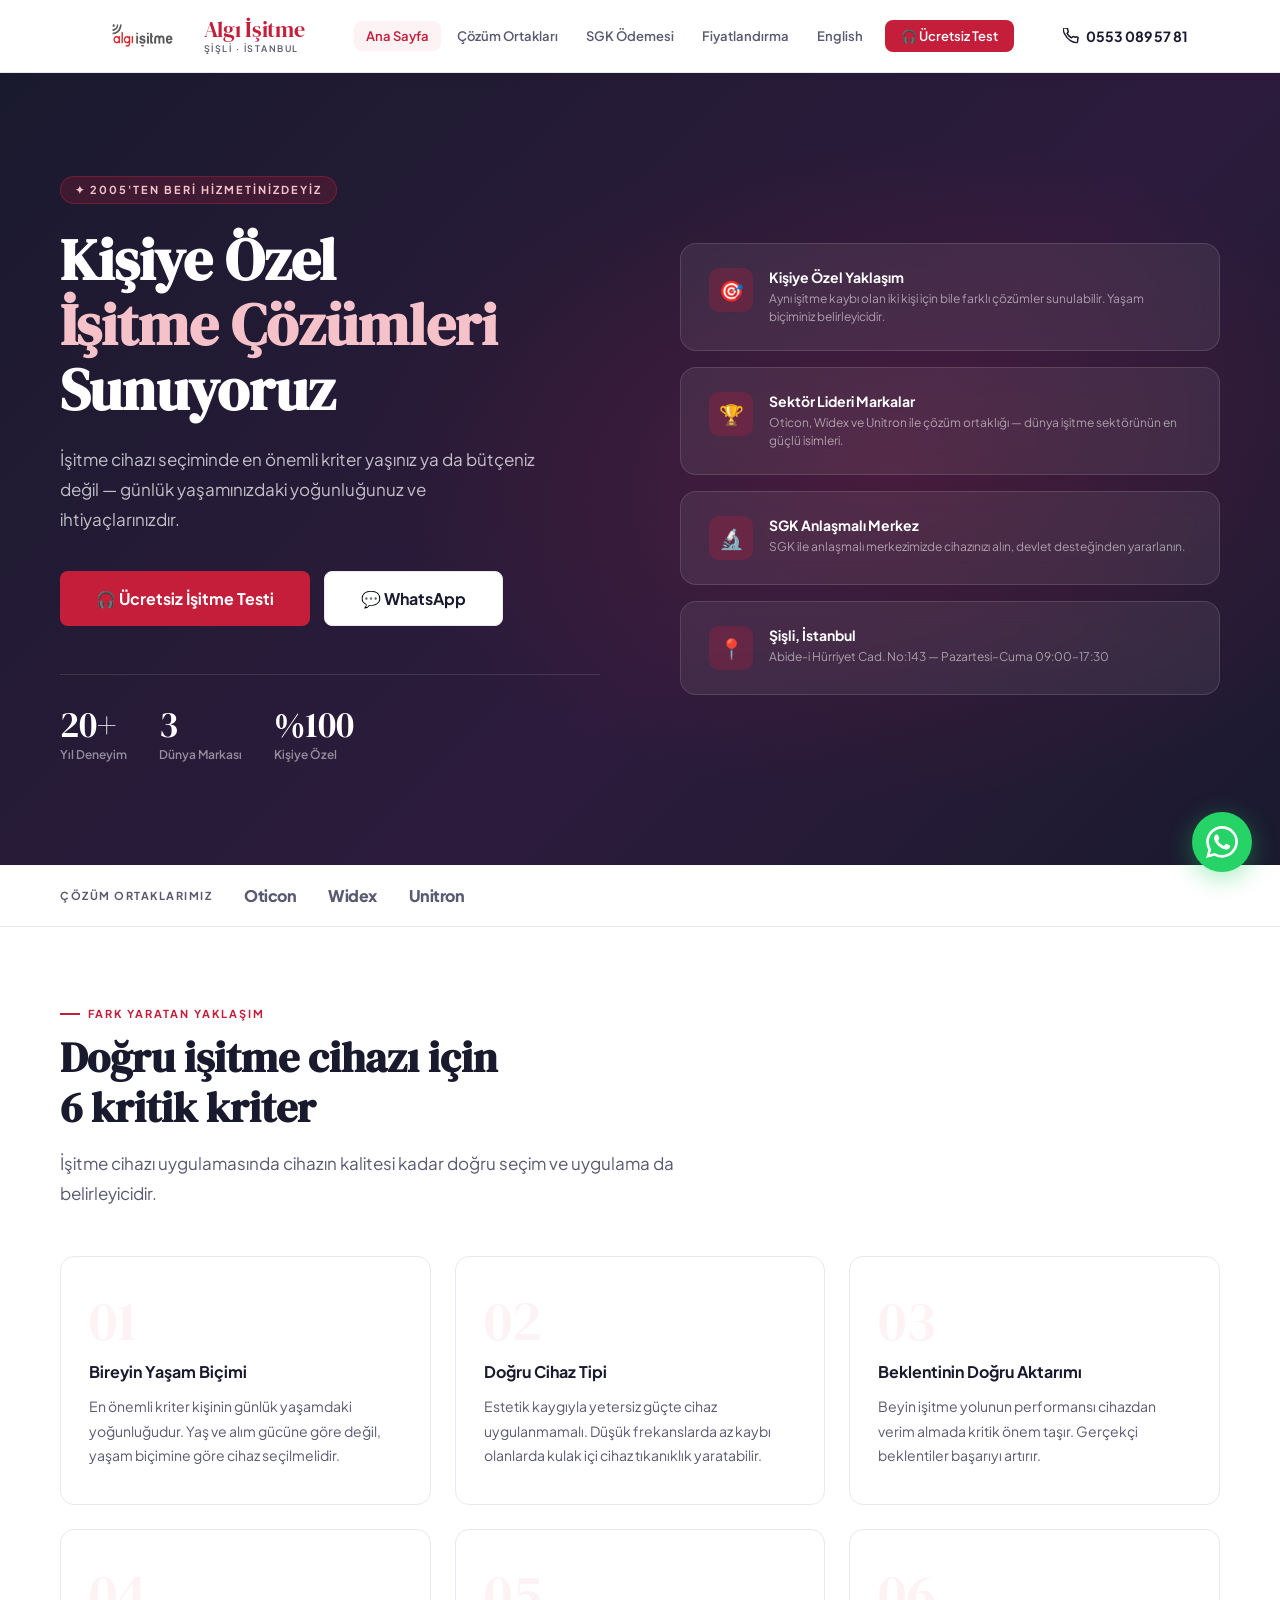
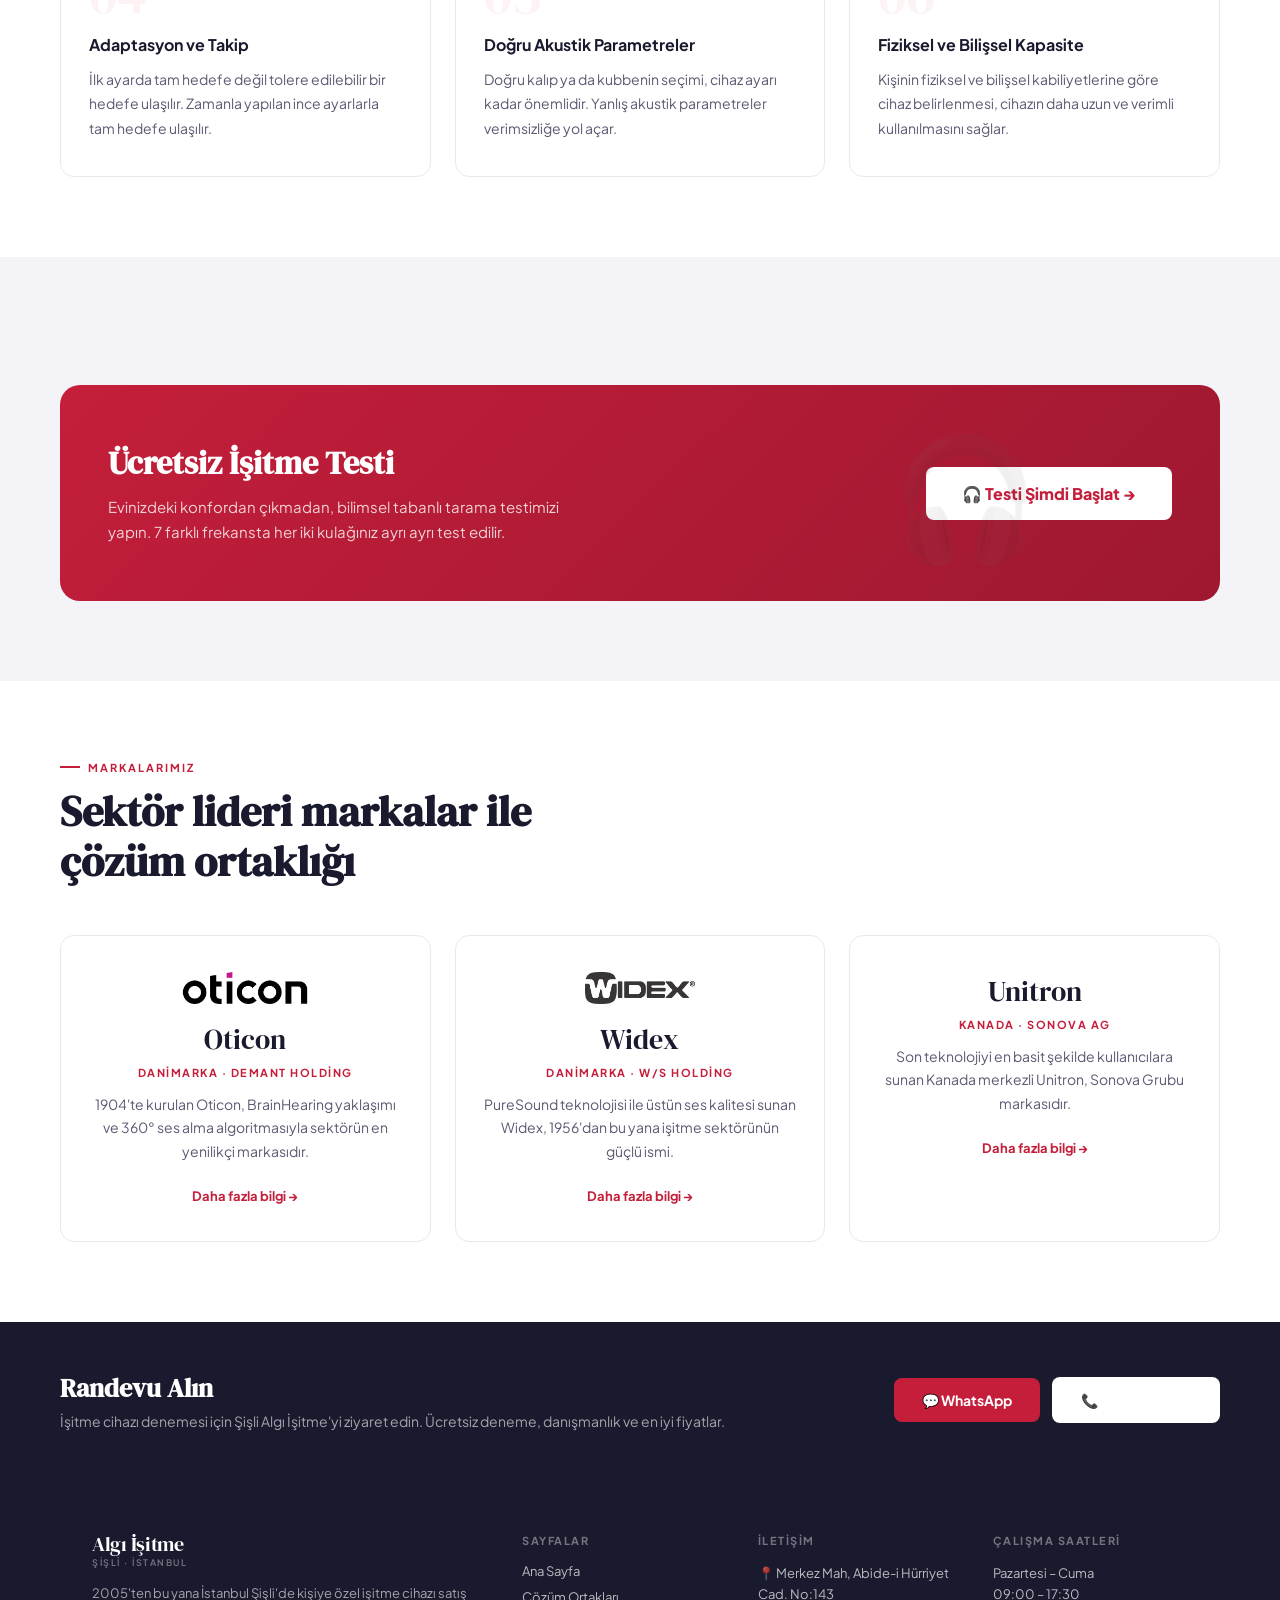
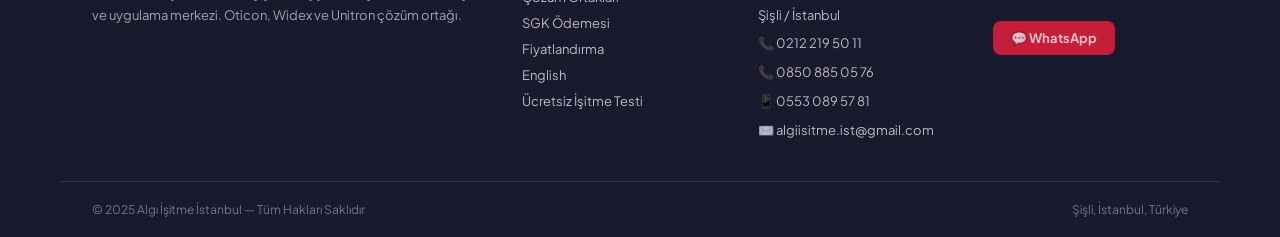
<file: index.html>
<!DOCTYPE html>
<html lang="tr">
<head>
<meta charset="UTF-8">
<meta name="viewport" content="width=device-width, initial-scale=1.0">
<title>Algı İşitme | Kişiye Özel İşitme Çözümleri — Şişli, İstanbul</title>
<meta name="description" content="2005'ten bu yana İstanbul Şişli'de kişiye özel işitme cihazı satış ve uygulama merkezi. Oticon, Widex, Unitron çözüm ortaklığı.">
<link rel="stylesheet" href="shared.css">
<style>
/* ── HERO ── */
.hero {
  background: linear-gradient(135deg, #1a1a2e 0%, #2d1b3d 60%, #1a1a2e 100%);
  min-height: 88vh;
  display: flex;
  align-items: center;
  padding: 80px 32px;
  position: relative;
  overflow: hidden;
}
.hero::before {
  content: '';
  position: absolute;
  inset: 0;
  background: radial-gradient(ellipse 60% 60% at 70% 50%, rgba(196,30,58,.18) 0%, transparent 70%);
}
.hero-inner {
  max-width: 1160px;
  margin: 0 auto;
  display: grid;
  grid-template-columns: 1fr 1fr;
  gap: 80px;
  align-items: center;
  position: relative;
  z-index: 1;
  width: 100%;
}
.hero-badge {
  display: inline-flex;
  align-items: center;
  gap: 8px;
  background: rgba(196,30,58,.2);
  border: 1px solid rgba(196,30,58,.4);
  color: #f5c2ca;
  font-size: 11px;
  font-weight: 700;
  letter-spacing: 2px;
  text-transform: uppercase;
  padding: 6px 14px;
  border-radius: 20px;
  margin-bottom: 24px;
}
.hero h1 {
  font-family: 'DM Serif Display', serif;
  font-size: clamp(36px, 5vw, 58px);
  color: white;
  line-height: 1.12;
  margin-bottom: 22px;
}
.hero h1 em { color: #f5c2ca; font-style: normal; }
.hero-lead {
  font-size: 17px;
  color: rgba(255,255,255,.72);
  line-height: 1.75;
  margin-bottom: 36px;
  max-width: 480px;
}
.hero-actions { display: flex; gap: 14px; flex-wrap: wrap; }
.hero-stats {
  display: flex;
  gap: 32px;
  margin-top: 48px;
  padding-top: 32px;
  border-top: 1px solid rgba(255,255,255,.12);
}
.hero-stat-num {
  font-family: 'DM Serif Display', serif;
  font-size: 36px;
  color: white;
  line-height: 1;
  margin-bottom: 4px;
}
.hero-stat-lbl { font-size: 12px; color: rgba(255,255,255,.5); font-weight: 600; }

/* Hero sağ taraf - görsel kutu */
.hero-visual {
  display: flex;
  flex-direction: column;
  gap: 16px;
}
.hero-card {
  background: rgba(255,255,255,.07);
  border: 1px solid rgba(255,255,255,.12);
  border-radius: 16px;
  padding: 24px 28px;
  backdrop-filter: blur(12px);
  display: flex;
  align-items: flex-start;
  gap: 16px;
  transition: all .2s;
}
.hero-card:hover { background: rgba(255,255,255,.11); transform: translateX(4px); }
.hero-card-icon {
  width: 44px;
  height: 44px;
  border-radius: 10px;
  background: rgba(196,30,58,.25);
  display: flex;
  align-items: center;
  justify-content: center;
  font-size: 20px;
  flex-shrink: 0;
}
.hero-card-title { font-size: 14px; font-weight: 700; color: white; margin-bottom: 4px; }
.hero-card-text { font-size: 12px; color: rgba(255,255,255,.55); line-height: 1.5; }

/* ── BRANDS ── */
.brands-bar {
  background: var(--white);
  border-bottom: 1px solid var(--border);
  padding: 20px 32px;
}
.brands-inner {
  max-width: 1160px;
  margin: 0 auto;
  display: flex;
  align-items: center;
  gap: 32px;
  flex-wrap: wrap;
}
.brands-label { font-size: 11px; font-weight: 700; letter-spacing: 1.5px; text-transform: uppercase; color: var(--gray-mid); white-space: nowrap; }
.brands-list { display: flex; gap: 32px; align-items: center; flex-wrap: wrap; }
.brand-item { font-size: 16px; font-weight: 800; color: var(--gray-mid); letter-spacing: -.5px; transition: color .15s; }
.brand-item:hover { color: var(--red); }

/* ── ÇÖZÜM KARTLARI ── */
.solutions-grid {
  display: grid;
  grid-template-columns: repeat(3, 1fr);
  gap: 24px;
  margin-top: 48px;
}
.sol-card {
  background: var(--white);
  border-radius: var(--radius);
  padding: 36px 28px;
  border: 1px solid var(--border);
  transition: all .22s;
  position: relative;
  overflow: hidden;
}
.sol-card::before {
  content: '';
  position: absolute;
  top: 0; left: 0; right: 0;
  height: 3px;
  background: var(--red);
  transform: scaleX(0);
  transform-origin: left;
  transition: transform .3s;
}
.sol-card:hover { box-shadow: var(--shadow-md); transform: translateY(-4px); }
.sol-card:hover::before { transform: scaleX(1); }
.sol-num {
  font-family: 'DM Serif Display', serif;
  font-size: 56px;
  color: var(--red-light);
  line-height: 1;
  margin-bottom: 12px;
  user-select: none;
}
.sol-title { font-size: 16px; font-weight: 700; color: var(--gray); margin-bottom: 12px; }
.sol-text { font-size: 14px; color: var(--gray-mid); line-height: 1.75; }

/* ── TEST CTA ── */
.test-cta {
  background: linear-gradient(135deg, var(--red) 0%, #9e1830 100%);
  border-radius: 20px;
  padding: 56px 48px;
  display: flex;
  align-items: center;
  justify-content: space-between;
  gap: 32px;
  flex-wrap: wrap;
  margin-top: 48px;
  position: relative;
  overflow: hidden;
}
.test-cta::before {
  content: '🎧';
  position: absolute;
  right: 180px;
  top: 50%;
  transform: translateY(-50%);
  font-size: 120px;
  opacity: .08;
}
.test-cta h2 {
  font-family: 'DM Serif Display', serif;
  font-size: 32px;
  color: white;
  margin-bottom: 10px;
}
.test-cta p { color: rgba(255,255,255,.8); font-size: 15px; max-width: 480px; line-height: 1.65; }
.test-cta .btn { background: white; color: var(--red); font-weight: 800; }
.test-cta .btn:hover { background: var(--gray); color: white; }

/* ── MARKALAR ── */
.partner-grid {
  display: grid;
  grid-template-columns: repeat(3, 1fr);
  gap: 24px;
  margin-top: 48px;
}
.partner-card {
  background: var(--white);
  border-radius: var(--radius);
  padding: 36px 28px;
  border: 1px solid var(--border);
  text-align: center;
  transition: all .22s;
}
.partner-card:hover { box-shadow: var(--shadow-md); transform: translateY(-3px); }
.partner-name {
  font-family: 'DM Serif Display', serif;
  font-size: 28px;
  color: var(--gray);
  margin-bottom: 8px;
}
.partner-origin { font-size: 11px; font-weight: 700; letter-spacing: 1.5px; text-transform: uppercase; color: var(--red); margin-bottom: 14px; }
.partner-desc { font-size: 14px; color: var(--gray-mid); line-height: 1.7; margin-bottom: 20px; }
.partner-link { font-size: 13px; font-weight: 700; color: var(--red); text-decoration: none; }
.partner-link:hover { text-decoration: underline; }

/* ── İLETİŞİM BANDI ── */
.contact-band {
  background: var(--gray);
  padding: 48px 32px;
}
.contact-band-inner {
  max-width: 1160px;
  margin: 0 auto;
  display: flex;
  align-items: center;
  justify-content: space-between;
  gap: 32px;
  flex-wrap: wrap;
}
.contact-band h3 {
  font-family: 'DM Serif Display', serif;
  font-size: 26px;
  color: white;
  margin-bottom: 6px;
}
.contact-band p { font-size: 14px; color: rgba(255,255,255,.6); }
.contact-band-actions { display: flex; gap: 12px; align-items: center; flex-wrap: wrap; }

@media (max-width: 900px) {
  .hero-inner { grid-template-columns: 1fr; gap: 40px; }
  .hero-visual { display: none; }
  .solutions-grid, .partner-grid { grid-template-columns: 1fr 1fr; }
}
@media (max-width: 600px) {
  .hero { min-height: auto; padding: 60px 20px; }
  .hero-stats { gap: 24px; }
  .solutions-grid, .partner-grid { grid-template-columns: 1fr; }
  .test-cta { padding: 36px 28px; }
  .test-cta h2 { font-size: 24px; }
  .contact-band-inner { flex-direction: column; text-align: center; }
  .brands-inner { gap: 16px; }
}
</style>
</head>
<body>

<!-- HEADER -->
<header class="site-header">
  <div class="header-inner">
    <a href="index.html" class="logo-link">
      <img src="LOGO.png" alt="Algı İşitme" class="logo-img">
      <div>
        <span class="logo-text">Algı İşitme</span>
        <span class="logo-sub">Şişli · İstanbul</span>
      </div>
    </a>
    <nav id="mainNav">
      <a href="index.html" class="nav-link active">Ana Sayfa</a>
      <a href="cozum-ortaklari.html" class="nav-link">Çözüm Ortakları</a>
      <a href="sgk.html" class="nav-link">SGK Ödemesi</a>
      <a href="fiyatlandirma.html" class="nav-link">Fiyatlandırma</a>
      <a href="english.html" class="nav-link">English</a>
      <a href="isitme-testi.html" class="nav-link nav-cta">🎧 Ücretsiz Test</a>
    </nav>
    <a href="tel:+905530895781" class="phone-header">
      <svg width="16" height="16" viewBox="0 0 24 24" fill="none" stroke="currentColor" stroke-width="2.2" stroke-linecap="round" stroke-linejoin="round"><path d="M22 16.92v3a2 2 0 01-2.18 2 19.79 19.79 0 01-8.63-3.07A19.5 19.5 0 013.07 9.8a19.79 19.79 0 01-3.07-8.67A2 2 0 012 .16h3a2 2 0 012 1.72c.127.96.361 1.903.7 2.81a2 2 0 01-.45 2.11L6.09 8a16 16 0 006.77 6.77l1.27-1.27a2 2 0 012.11-.45c.907.339 1.85.573 2.81.7A2 2 0 0122 16.92z"/></svg>
      <span>0553 089 57 81</span>
    </a>
    <button class="nav-toggle" onclick="document.getElementById('mainNav').classList.toggle('open')" aria-label="Menü">
      <span></span><span></span><span></span>
    </button>
  </div>
</header>

<!-- HERO -->
<section class="hero">
  <div class="hero-inner">
    <div class="hero-content">
      <div class="hero-badge">✦ 2005'ten beri hizmetinizdeyiz</div>
      <h1>Kişiye Özel<br><em>İşitme Çözümleri</em><br>Sunuyoruz</h1>
      <p class="hero-lead">İşitme cihazı seçiminde en önemli kriter yaşınız ya da bütçeniz değil — günlük yaşamınızdaki yoğunluğunuz ve ihtiyaçlarınızdır.</p>
      <div class="hero-actions">
        <a href="isitme-testi.html" class="btn btn-primary btn-lg">🎧 Ücretsiz İşitme Testi</a>
        <a href="https://wa.me/905530895781" class="btn btn-ghost btn-lg" target="_blank">💬 WhatsApp</a>
      </div>
      <div class="hero-stats">
        <div><div class="hero-stat-num">20+</div><div class="hero-stat-lbl">Yıl Deneyim</div></div>
        <div><div class="hero-stat-num">3</div><div class="hero-stat-lbl">Dünya Markası</div></div>
        <div><div class="hero-stat-num">%100</div><div class="hero-stat-lbl">Kişiye Özel</div></div>
      </div>
    </div>
    <div class="hero-visual">
      <div class="hero-card">
        <div class="hero-card-icon">🎯</div>
        <div>
          <div class="hero-card-title">Kişiye Özel Yaklaşım</div>
          <div class="hero-card-text">Aynı işitme kaybı olan iki kişi için bile farklı çözümler sunulabilir. Yaşam biçiminiz belirleyicidir.</div>
        </div>
      </div>
      <div class="hero-card">
        <div class="hero-card-icon">🏆</div>
        <div>
          <div class="hero-card-title">Sektör Lideri Markalar</div>
          <div class="hero-card-text">Oticon, Widex ve Unitron ile çözüm ortaklığı — dünya işitme sektörünün en güçlü isimleri.</div>
        </div>
      </div>
      <div class="hero-card">
        <div class="hero-card-icon">🔬</div>
        <div>
          <div class="hero-card-title">SGK Anlaşmalı Merkez</div>
          <div class="hero-card-text">SGK ile anlaşmalı merkezimizde cihazınızı alın, devlet desteğinden yararlanın.</div>
        </div>
      </div>
      <div class="hero-card">
        <div class="hero-card-icon">📍</div>
        <div>
          <div class="hero-card-title">Şişli, İstanbul</div>
          <div class="hero-card-text">Abide-i Hürriyet Cad. No:143 — Pazartesi–Cuma 09:00–17:30</div>
        </div>
      </div>
    </div>
  </div>
</section>

<!-- BRANDS BAR -->
<div class="brands-bar">
  <div class="brands-inner">
    <span class="brands-label">Çözüm Ortaklarımız</span>
    <div class="brands-list">
      <span class="brand-item">Oticon</span>
      <span class="brand-item">Widex</span>
      <span class="brand-item">Unitron</span>
    </div>
  </div>
</div>

<!-- ÇÖZÜM YAKLAŞIMI -->
<section class="section section-white">
  <div class="section-inner">
    <div class="section-label">Fark Yaratan Yaklaşım</div>
    <h2 class="section-title">Doğru işitme cihazı için<br>6 kritik kriter</h2>
    <p class="section-lead">İşitme cihazı uygulamasında cihazın kalitesi kadar doğru seçim ve uygulama da belirleyicidir.</p>

    <div class="solutions-grid">
      <div class="sol-card">
        <div class="sol-num">01</div>
        <div class="sol-title">Bireyin Yaşam Biçimi</div>
        <div class="sol-text">En önemli kriter kişinin günlük yaşamdaki yoğunluğudur. Yaş ve alım gücüne göre değil, yaşam biçimine göre cihaz seçilmelidir.</div>
      </div>
      <div class="sol-card">
        <div class="sol-num">02</div>
        <div class="sol-title">Doğru Cihaz Tipi</div>
        <div class="sol-text">Estetik kaygıyla yetersiz güçte cihaz uygulanmamalı. Düşük frekanslarda az kaybı olanlarda kulak içi cihaz tıkanıklık yaratabilir.</div>
      </div>
      <div class="sol-card">
        <div class="sol-num">03</div>
        <div class="sol-title">Beklentinin Doğru Aktarımı</div>
        <div class="sol-text">Beyin işitme yolunun performansı cihazdan verim almada kritik önem taşır. Gerçekçi beklentiler başarıyı artırır.</div>
      </div>
      <div class="sol-card">
        <div class="sol-num">04</div>
        <div class="sol-title">Adaptasyon ve Takip</div>
        <div class="sol-text">İlk ayarda tam hedefe değil tolere edilebilir bir hedefe ulaşılır. Zamanla yapılan ince ayarlarla tam hedefe ulaşılır.</div>
      </div>
      <div class="sol-card">
        <div class="sol-num">05</div>
        <div class="sol-title">Doğru Akustik Parametreler</div>
        <div class="sol-text">Doğru kalıp ya da kubbenin seçimi, cihaz ayarı kadar önemlidir. Yanlış akustik parametreler verimsizliğe yol açar.</div>
      </div>
      <div class="sol-card">
        <div class="sol-num">06</div>
        <div class="sol-title">Fiziksel ve Bilişsel Kapasite</div>
        <div class="sol-text">Kişinin fiziksel ve bilişsel kabiliyetlerine göre cihaz belirlenmesi, cihazın daha uzun ve verimli kullanılmasını sağlar.</div>
      </div>
    </div>
  </div>
</section>

<!-- ÜCRETSİZ TEST CTA -->
<section class="section section-gray">
  <div class="section-inner">
    <div class="test-cta">
      <div>
        <h2>Ücretsiz İşitme Testi</h2>
        <p>Evinizdeki konfordan çıkmadan, bilimsel tabanlı tarama testimizi yapın. 7 farklı frekansta her iki kulağınız ayrı ayrı test edilir.</p>
      </div>
      <a href="isitme-testi.html" class="btn btn-lg">🎧 Testi Şimdi Başlat →</a>
    </div>
  </div>
</section>

<!-- ÇÖZÜM ORTAKLARI -->
<section class="section section-white">
  <div class="section-inner">
    <div class="section-label">Markalarımız</div>
    <h2 class="section-title">Sektör lideri markalar ile<br>çözüm ortaklığı</h2>
    <div class="partner-grid">
      <div class="partner-card">
        <img src="oticon-logo.png" alt="Oticon" style="height:32px;object-fit:contain;margin-bottom:12px">
        <div class="partner-name">Oticon</div>
        <div class="partner-origin">Danimarka · Demant Holding</div>
        <p class="partner-desc">1904'te kurulan Oticon, BrainHearing yaklaşımı ve 360° ses alma algoritmasıyla sektörün en yenilikçi markasıdır.</p>
        <a href="cozum-ortaklari.html" class="partner-link">Daha fazla bilgi →</a>
      </div>
      <div class="partner-card">
        <img src="widex-logo.png" alt="Widex" style="height:32px;object-fit:contain;margin-bottom:12px">
        <div class="partner-name">Widex</div>
        <div class="partner-origin">Danimarka · W/S Holding</div>
        <p class="partner-desc">PureSound teknolojisi ile üstün ses kalitesi sunan Widex, 1956'dan bu yana işitme sektörünün güçlü ismi.</p>
        <a href="cozum-ortaklari.html" class="partner-link">Daha fazla bilgi →</a>
      </div>
      <div class="partner-card">
        <div class="partner-name">Unitron</div>
        <div class="partner-origin">Kanada · Sonova AG</div>
        <p class="partner-desc">Son teknolojiyi en basit şekilde kullanıcılara sunan Kanada merkezli Unitron, Sonova Grubu markasıdır.</p>
        <a href="cozum-ortaklari.html" class="partner-link">Daha fazla bilgi →</a>
      </div>
    </div>
  </div>
</section>

<!-- İLETİŞİM BANDI -->
<div class="contact-band">
  <div class="contact-band-inner">
    <div>
      <h3>Randevu Alın</h3>
      <p>İşitme cihazı denemesi için Şişli Algı İşitme'yi ziyaret edin. Ücretsiz deneme, danışmanlık ve en iyi fiyatlar.</p>
    </div>
    <div class="contact-band-actions">
      <a href="https://wa.me/905530895781" class="btn btn-primary" target="_blank">💬 WhatsApp</a>
      <a href="tel:+902122195011" class="btn btn-ghost" style="color:white;border-color:rgba(255,255,255,.3)">📞 0212 219 50 11</a>
    </div>
  </div>
</div>

<!-- FOOTER -->
<footer class="site-footer">
  <div class="footer-inner">
    <div class="footer-brand">
      <div class="logo-link" style="margin-bottom:14px">
        <div>
          <span class="logo-text">Algı İşitme</span>
          <span class="logo-sub" style="color:rgba(255,255,255,.4)">Şişli · İstanbul</span>
        </div>
      </div>
      <p>2005'ten bu yana İstanbul Şişli'de kişiye özel işitme cihazı satış ve uygulama merkezi. Oticon, Widex ve Unitron çözüm ortağı.</p>
    </div>
    <div class="footer-col">
      <h4>Sayfalar</h4>
      <a href="index.html">Ana Sayfa</a>
      <a href="cozum-ortaklari.html">Çözüm Ortakları</a>
      <a href="sgk.html">SGK Ödemesi</a>
      <a href="fiyatlandirma.html">Fiyatlandırma</a>
      <a href="english.html">English</a>
      <a href="isitme-testi.html">Ücretsiz İşitme Testi</a>
    </div>
    <div class="footer-col">
      <h4>İletişim</h4>
      <div class="footer-contact">📍 Merkez Mah, Abide-i Hürriyet Cad. No:143<br>Şişli / İstanbul</div>
      <div class="footer-contact">📞 0212 219 50 11</div>
      <div class="footer-contact">📞 0850 885 05 76</div>
      <div class="footer-contact">📱 0553 089 57 81</div>
      <div class="footer-contact">✉️ algiisitme.ist@gmail.com</div>
    </div>
    <div class="footer-col">
      <h4>Çalışma Saatleri</h4>
      <div class="footer-contact">Pazartesi – Cuma<br>09:00 – 17:30</div>
      <div style="margin-top:16px">
        <a href="https://wa.me/905530895781" class="btn btn-primary btn-sm" target="_blank" style="display:inline-flex">💬 WhatsApp</a>
      </div>
    </div>
  </div>
  <div class="footer-bottom">
    <span>© 2025 Algı İşitme İstanbul — Tüm Hakları Saklıdır</span>
    <span>Şişli, İstanbul, Türkiye</span>
  </div>
</footer>

<!-- WhatsApp Float -->
<a href="https://wa.me/905530895781" class="wa-float" target="_blank" title="WhatsApp ile ulaşın">
  <svg viewBox="0 0 24 24" xmlns="http://www.w3.org/2000/svg"><path d="M17.472 14.382c-.297-.149-1.758-.867-2.03-.967-.273-.099-.471-.148-.67.15-.197.297-.767.966-.94 1.164-.173.199-.347.223-.644.075-.297-.15-1.255-.463-2.39-1.475-.883-.788-1.48-1.761-1.653-2.059-.173-.297-.018-.458.13-.606.134-.133.298-.347.446-.52.149-.174.198-.298.298-.497.099-.198.05-.371-.025-.52-.075-.149-.669-1.612-.916-2.207-.242-.579-.487-.5-.669-.51-.173-.008-.371-.01-.57-.01-.198 0-.52.074-.792.372-.272.297-1.04 1.016-1.04 2.479 0 1.462 1.065 2.875 1.213 3.074.149.198 2.096 3.2 5.077 4.487.709.306 1.262.489 1.694.625.712.227 1.36.195 1.871.118.571-.085 1.758-.719 2.006-1.413.248-.694.248-1.289.173-1.413-.074-.124-.272-.198-.57-.347m-5.421 7.403h-.004a9.87 9.87 0 01-5.031-1.378l-.361-.214-3.741.982.998-3.648-.235-.374a9.86 9.86 0 01-1.51-5.26c.001-5.45 4.436-9.884 9.888-9.884 2.64 0 5.122 1.03 6.988 2.898a9.825 9.825 0 012.893 6.994c-.003 5.45-4.437 9.884-9.885 9.884m8.413-18.297A11.815 11.815 0 0012.05 0C5.495 0 .16 5.335.157 11.892c0 2.096.547 4.142 1.588 5.945L.057 24l6.305-1.654a11.882 11.882 0 005.683 1.448h.005c6.554 0 11.89-5.335 11.893-11.893a11.821 11.821 0 00-3.48-8.413z"/></svg>
</a>

</body>
</html>
</file>
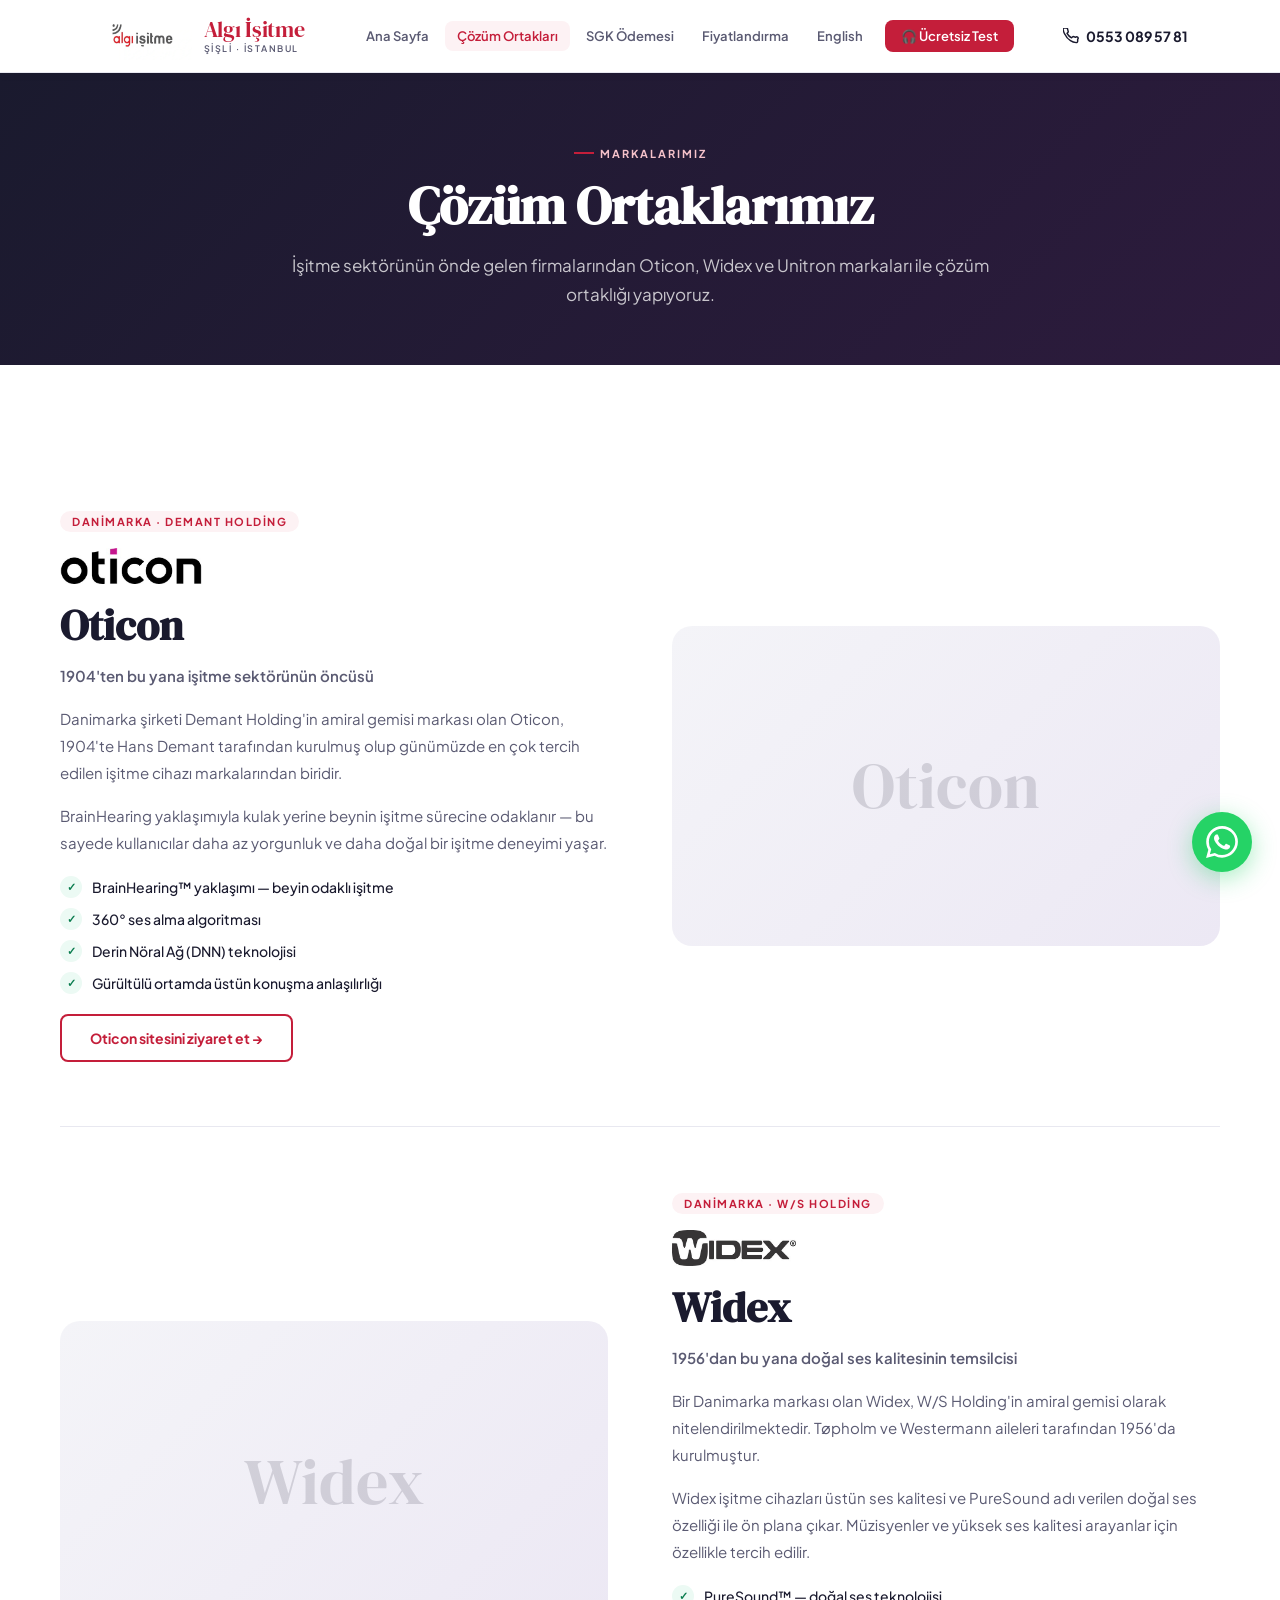
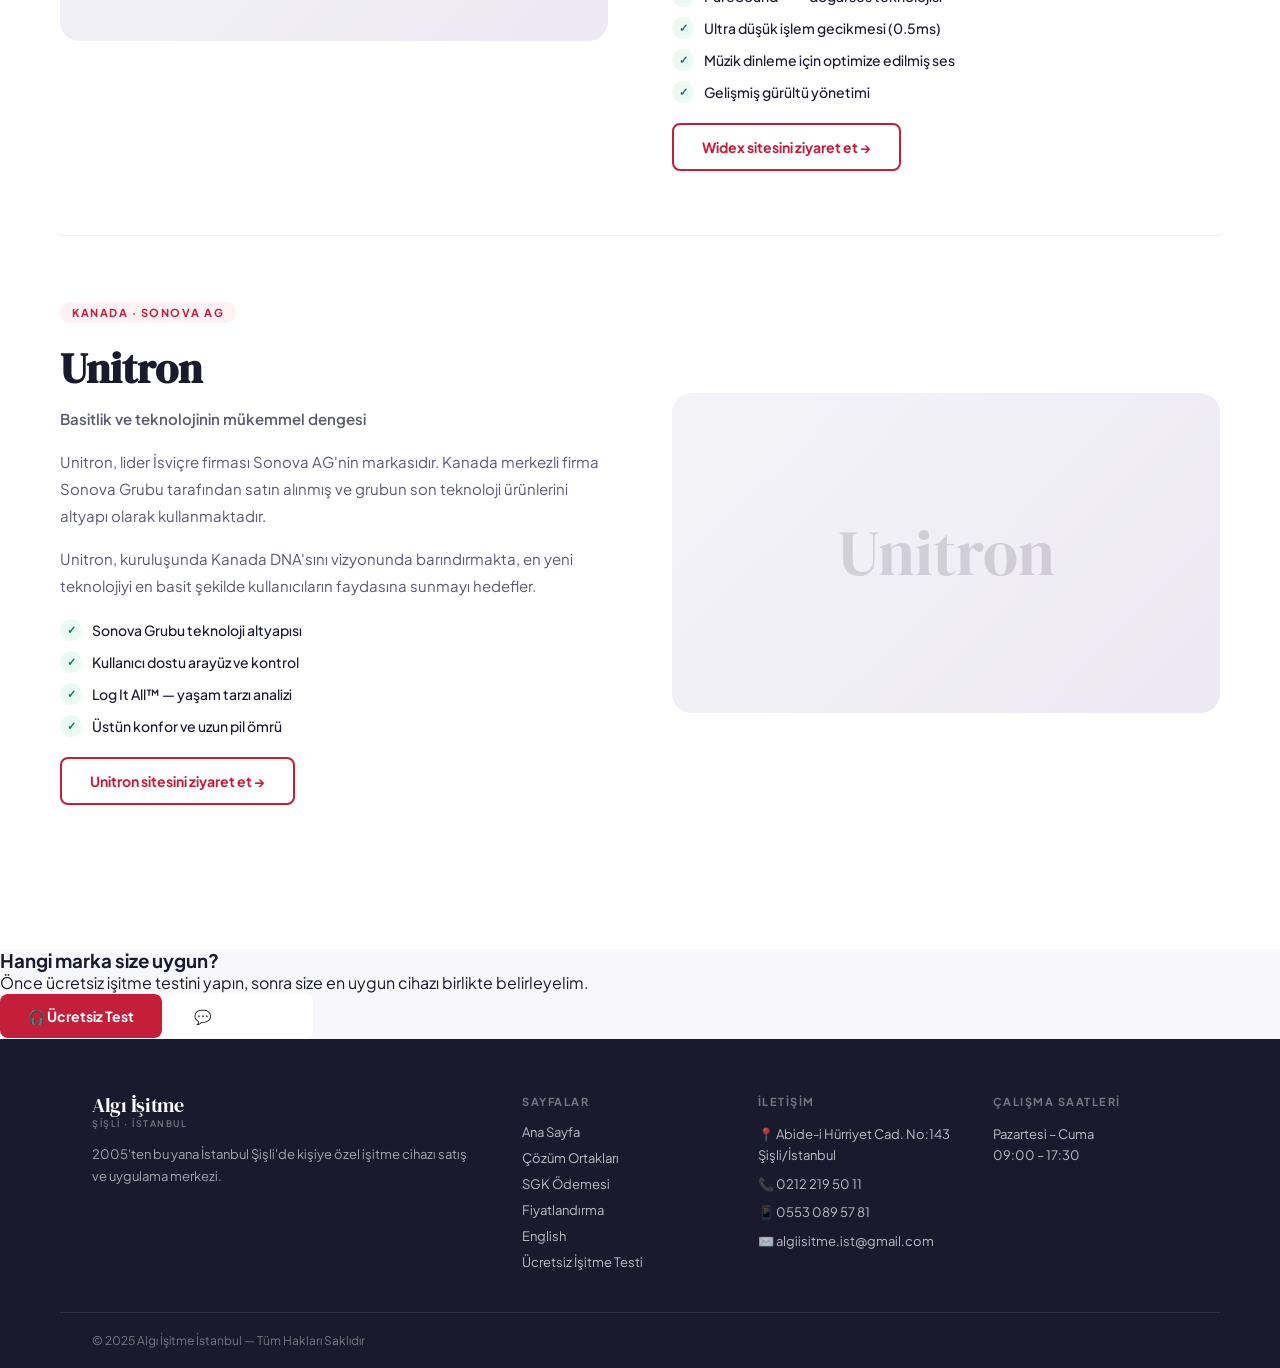
<file: cozum-ortaklari.html>
<!DOCTYPE html>
<html lang="tr">
<head>
<meta charset="UTF-8">
<meta name="viewport" content="width=device-width, initial-scale=1.0">
<title>Çözüm Ortaklarımız | Algı İşitme</title>
<meta name="description" content="Oticon, Widex ve Unitron — dünya işitme sektörünün lider markaları ile çözüm ortaklığı.">
<link rel="stylesheet" href="shared.css">
<style>
.partner-detail {
  display: grid;
  grid-template-columns: 1fr 1fr;
  gap: 64px;
  align-items: center;
  padding: 64px 0;
  border-bottom: 1px solid var(--border);
}
.partner-detail:last-child { border-bottom: none; }
.partner-detail.reverse { direction: rtl; }
.partner-detail.reverse > * { direction: ltr; }
.partner-brand-tag {
  display: inline-block;
  font-size: 11px;
  font-weight: 700;
  letter-spacing: 1.5px;
  text-transform: uppercase;
  color: var(--red);
  background: var(--red-light);
  padding: 4px 12px;
  border-radius: 20px;
  margin-bottom: 16px;
}
.partner-detail h2 {
  font-family: 'DM Serif Display', serif;
  font-size: 42px;
  color: var(--gray);
  margin-bottom: 8px;
}
.partner-sub { font-size: 13px; font-weight: 600; color: var(--gray-mid); margin-bottom: 20px; }
.partner-detail p { font-size: 15px; color: var(--gray-mid); line-height: 1.8; margin-bottom: 16px; }
.partner-features { list-style: none; margin: 20px 0; }
.partner-features li {
  display: flex;
  align-items: center;
  gap: 10px;
  font-size: 14px;
  color: var(--gray);
  margin-bottom: 10px;
  font-weight: 500;
}
.partner-features li::before {
  content: '✓';
  width: 22px;
  height: 22px;
  border-radius: 50%;
  background: var(--success-light);
  color: var(--success);
  display: flex;
  align-items: center;
  justify-content: center;
  font-size: 11px;
  font-weight: 800;
  flex-shrink: 0;
}
.partner-visual {
  background: linear-gradient(135deg, var(--gray-light) 0%, #ece8f4 100%);
  border-radius: 20px;
  height: 320px;
  display: flex;
  align-items: center;
  justify-content: center;
}
.partner-visual-name {
  font-family: 'DM Serif Display', serif;
  font-size: 64px;
  color: rgba(26,26,46,.15);
  user-select: none;
}
@media (max-width: 768px) {
  .partner-detail { grid-template-columns: 1fr; gap: 32px; }
  .partner-detail.reverse { direction: ltr; }
  .partner-visual { height: 180px; }
  .partner-detail h2 { font-size: 32px; }
}
</style>
</head>
<body>

<header class="site-header">
  <div class="header-inner">
    <a href="index.html" class="logo-link">
      <img src="LOGO.png" alt="Algı İşitme" class="logo-img">
      <div><span class="logo-text">Algı İşitme</span><span class="logo-sub">Şişli · İstanbul</span></div>
    </a>
    <nav id="mainNav">
      <a href="index.html" class="nav-link">Ana Sayfa</a>
      <a href="cozum-ortaklari.html" class="nav-link active">Çözüm Ortakları</a>
      <a href="sgk.html" class="nav-link">SGK Ödemesi</a>
      <a href="fiyatlandirma.html" class="nav-link">Fiyatlandırma</a>
      <a href="english.html" class="nav-link">English</a>
      <a href="isitme-testi.html" class="nav-link nav-cta">🎧 Ücretsiz Test</a>
    </nav>
    <a href="tel:+905530895781" class="phone-header">
      <svg width="16" height="16" viewBox="0 0 24 24" fill="none" stroke="currentColor" stroke-width="2.2" stroke-linecap="round" stroke-linejoin="round"><path d="M22 16.92v3a2 2 0 01-2.18 2 19.79 19.79 0 01-8.63-3.07A19.5 19.5 0 013.07 9.8a19.79 19.79 0 01-3.07-8.67A2 2 0 012 .16h3a2 2 0 012 1.72c.127.96.361 1.903.7 2.81a2 2 0 01-.45 2.11L6.09 8a16 16 0 006.77 6.77l1.27-1.27a2 2 0 012.11-.45c.907.339 1.85.573 2.81.7A2 2 0 0122 16.92z"/></svg>
      <span>0553 089 57 81</span>
    </a>
    <button class="nav-toggle" onclick="document.getElementById('mainNav').classList.toggle('open')"><span></span><span></span><span></span></button>
  </div>
</header>

<div class="page-hero">
  <div class="page-hero-inner">
    <div class="page-badge">Markalarımız</div>
    <h1>Çözüm Ortaklarımız</h1>
    <p>İşitme sektörünün önde gelen firmalarından Oticon, Widex ve Unitron markaları ile çözüm ortaklığı yapıyoruz.</p>
  </div>
</div>

<section class="section section-white">
  <div class="section-inner">

    <!-- OTICON -->
    <div class="partner-detail">
      <div>
        <span class="partner-brand-tag">Danimarka · Demant Holding</span>
        <img src="oticon-logo.png" alt="Oticon" style="height:36px;object-fit:contain;margin-bottom:12px;display:block">
        <h2>Oticon</h2>
        <p class="partner-sub">1904'ten bu yana işitme sektörünün öncüsü</p>
        <p>Danimarka şirketi Demant Holding'in amiral gemisi markası olan Oticon, 1904'te Hans Demant tarafından kurulmuş olup günümüzde en çok tercih edilen işitme cihazı markalarından biridir.</p>
        <p>BrainHearing yaklaşımıyla kulak yerine beynin işitme sürecine odaklanır — bu sayede kullanıcılar daha az yorgunluk ve daha doğal bir işitme deneyimi yaşar.</p>
        <ul class="partner-features">
          <li>BrainHearing™ yaklaşımı — beyin odaklı işitme</li>
          <li>360° ses alma algoritması</li>
          <li>Derin Nöral Ağ (DNN) teknolojisi</li>
          <li>Gürültülü ortamda üstün konuşma anlaşılırlığı</li>
        </ul>
        <a href="https://oticonsisli.com" class="btn btn-outline" target="_blank">Oticon sitesini ziyaret et →</a>
      </div>
      <div class="partner-visual"><div class="partner-visual-name">Oticon</div></div>
    </div>

    <!-- WIDEX -->
    <div class="partner-detail reverse">
      <div>
        <span class="partner-brand-tag">Danimarka · W/S Holding</span>
        <img src="widex-logo.png" alt="Widex" style="height:36px;object-fit:contain;margin-bottom:12px;display:block">
        <h2>Widex</h2>
        <p class="partner-sub">1956'dan bu yana doğal ses kalitesinin temsilcisi</p>
        <p>Bir Danimarka markası olan Widex, W/S Holding'in amiral gemisi olarak nitelendirilmektedir. Tøpholm ve Westermann aileleri tarafından 1956'da kurulmuştur.</p>
        <p>Widex işitme cihazları üstün ses kalitesi ve PureSound adı verilen doğal ses özelliği ile ön plana çıkar. Müzisyenler ve yüksek ses kalitesi arayanlar için özellikle tercih edilir.</p>
        <ul class="partner-features">
          <li>PureSound™ — doğal ses teknolojisi</li>
          <li>Ultra düşük işlem gecikmesi (0.5ms)</li>
          <li>Müzik dinleme için optimize edilmiş ses</li>
          <li>Gelişmiş gürültü yönetimi</li>
        </ul>
        <a href="https://widexsisli.com" class="btn btn-outline" target="_blank">Widex sitesini ziyaret et →</a>
      </div>
      <div class="partner-visual"><div class="partner-visual-name">Widex</div></div>
    </div>

    <!-- UNITRON -->
    <div class="partner-detail">
      <div>
        <span class="partner-brand-tag">Kanada · Sonova AG</span>
        <h2>Unitron</h2>
        <p class="partner-sub">Basitlik ve teknolojinin mükemmel dengesi</p>
        <p>Unitron, lider İsviçre firması Sonova AG'nin markasıdır. Kanada merkezli firma Sonova Grubu tarafından satın alınmış ve grubun son teknoloji ürünlerini altyapı olarak kullanmaktadır.</p>
        <p>Unitron, kuruluşunda Kanada DNA'sını vizyonunda barındırmakta, en yeni teknolojiyi en basit şekilde kullanıcıların faydasına sunmayı hedefler.</p>
        <ul class="partner-features">
          <li>Sonova Grubu teknoloji altyapısı</li>
          <li>Kullanıcı dostu arayüz ve kontrol</li>
          <li>Log It All™ — yaşam tarzı analizi</li>
          <li>Üstün konfor ve uzun pil ömrü</li>
        </ul>
        <a href="https://unitronsisli.com/" class="btn btn-outline" target="_blank">Unitron sitesini ziyaret et →</a>
      </div>
      <div class="partner-visual"><div class="partner-visual-name">Unitron</div></div>
    </div>

  </div>
</section>

<div class="contact-band">
  <div class="contact-band-inner">
    <div>
      <h3>Hangi marka size uygun?</h3>
      <p>Önce ücretsiz işitme testini yapın, sonra size en uygun cihazı birlikte belirleyelim.</p>
    </div>
    <div class="contact-band-actions">
      <a href="isitme-testi.html" class="btn btn-primary">🎧 Ücretsiz Test</a>
      <a href="https://wa.me/905530895781" class="btn btn-ghost" style="color:white;border-color:rgba(255,255,255,.3)" target="_blank">💬 WhatsApp</a>
    </div>
  </div>
</div>

<footer class="site-footer">
  <div class="footer-inner">
    <div class="footer-brand">
      <div style="margin-bottom:14px"><span class="logo-text">Algı İşitme</span><span class="logo-sub" style="color:rgba(255,255,255,.4);display:block;margin-top:2px">Şişli · İstanbul</span></div>
      <p>2005'ten bu yana İstanbul Şişli'de kişiye özel işitme cihazı satış ve uygulama merkezi.</p>
    </div>
    <div class="footer-col">
      <h4>Sayfalar</h4>
      <a href="index.html">Ana Sayfa</a>
      <a href="cozum-ortaklari.html">Çözüm Ortakları</a>
      <a href="sgk.html">SGK Ödemesi</a>
      <a href="fiyatlandirma.html">Fiyatlandırma</a>
      <a href="english.html">English</a>
      <a href="isitme-testi.html">Ücretsiz İşitme Testi</a>
    </div>
    <div class="footer-col">
      <h4>İletişim</h4>
      <div class="footer-contact">📍 Abide-i Hürriyet Cad. No:143 Şişli/İstanbul</div>
      <div class="footer-contact">📞 0212 219 50 11</div>
      <div class="footer-contact">📱 0553 089 57 81</div>
      <div class="footer-contact">✉️ algiisitme.ist@gmail.com</div>
    </div>
    <div class="footer-col">
      <h4>Çalışma Saatleri</h4>
      <div class="footer-contact">Pazartesi – Cuma<br>09:00 – 17:30</div>
    </div>
  </div>
  <div class="footer-bottom">
    <span>© 2025 Algı İşitme İstanbul — Tüm Hakları Saklıdır</span>
  </div>
</footer>

<a href="https://wa.me/905530895781" class="wa-float" target="_blank">
  <svg viewBox="0 0 24 24"><path d="M17.472 14.382c-.297-.149-1.758-.867-2.03-.967-.273-.099-.471-.148-.67.15-.197.297-.767.966-.94 1.164-.173.199-.347.223-.644.075-.297-.15-1.255-.463-2.39-1.475-.883-.788-1.48-1.761-1.653-2.059-.173-.297-.018-.458.13-.606.134-.133.298-.347.446-.52.149-.174.198-.298.298-.497.099-.198.05-.371-.025-.52-.075-.149-.669-1.612-.916-2.207-.242-.579-.487-.5-.669-.51-.173-.008-.371-.01-.57-.01-.198 0-.52.074-.792.372-.272.297-1.04 1.016-1.04 2.479 0 1.462 1.065 2.875 1.213 3.074.149.198 2.096 3.2 5.077 4.487.709.306 1.262.489 1.694.625.712.227 1.36.195 1.871.118.571-.085 1.758-.719 2.006-1.413.248-.694.248-1.289.173-1.413-.074-.124-.272-.198-.57-.347m-5.421 7.403h-.004a9.87 9.87 0 01-5.031-1.378l-.361-.214-3.741.982.998-3.648-.235-.374a9.86 9.86 0 01-1.51-5.26c.001-5.45 4.436-9.884 9.888-9.884 2.64 0 5.122 1.03 6.988 2.898a9.825 9.825 0 012.893 6.994c-.003 5.45-4.437 9.884-9.885 9.884m8.413-18.297A11.815 11.815 0 0012.05 0C5.495 0 .16 5.335.157 11.892c0 2.096.547 4.142 1.588 5.945L.057 24l6.305-1.654a11.882 11.882 0 005.683 1.448h.005c6.554 0 11.89-5.335 11.893-11.893a11.821 11.821 0 00-3.48-8.413z"/></svg>
</a>
</body>
</html>
</file>
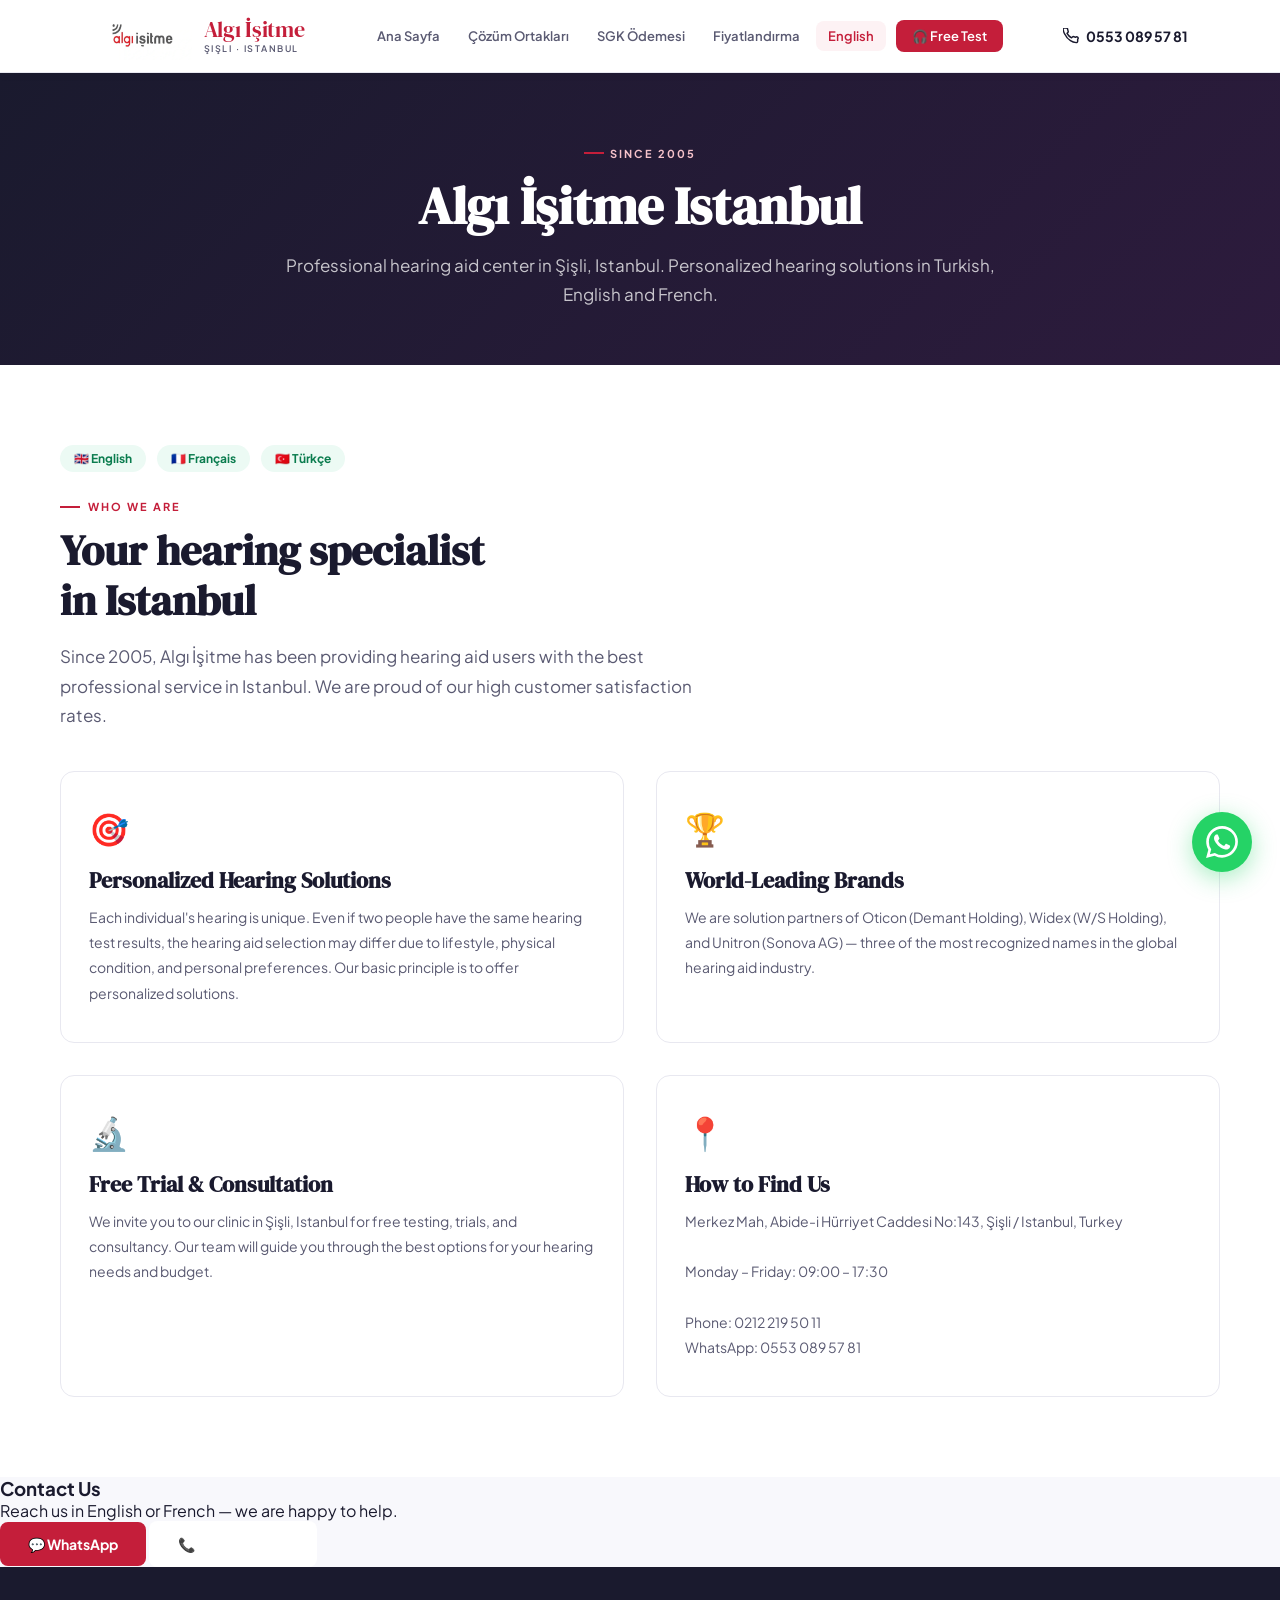
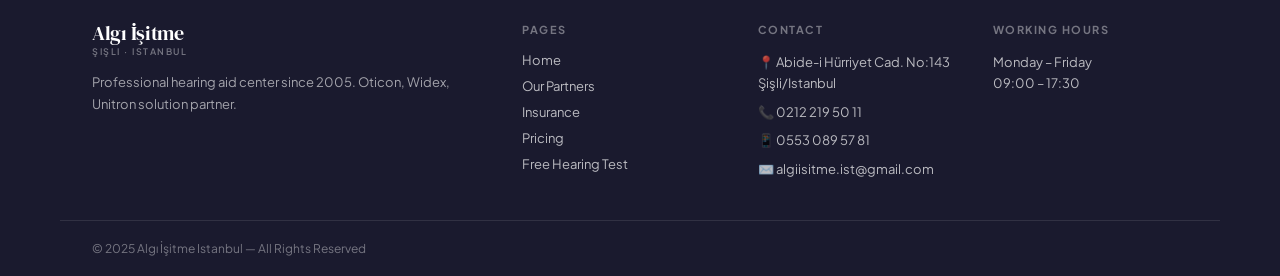
<file: english.html>
<!DOCTYPE html>
<html lang="en">
<head>
<meta charset="UTF-8">
<meta name="viewport" content="width=device-width, initial-scale=1.0">
<title>Algı İşitme Istanbul | Hearing Aid Center Şişli</title>
<meta name="description" content="Algı İşitme Istanbul — Professional hearing aid center in Şişli since 2005. Oticon, Widex, Unitron. English, French spoken.">
<link rel="stylesheet" href="shared.css">
<style>
.en-grid { display: grid; grid-template-columns: 1fr 1fr; gap: 32px; margin-top: 40px; }
.en-card {
  background: var(--white);
  border-radius: var(--radius);
  padding: 36px 28px;
  border: 1px solid var(--border);
  transition: box-shadow .2s;
}
.en-card:hover { box-shadow: var(--shadow-md); transform: translateY(-2px); }
.en-card-icon { font-size: 32px; margin-bottom: 16px; }
.en-card h3 { font-family: 'DM Serif Display', serif; font-size: 22px; color: var(--gray); margin-bottom: 10px; }
.en-card p { font-size: 14px; color: var(--gray-mid); line-height: 1.8; }
.lang-badge {
  display: inline-flex;
  align-items: center;
  gap: 6px;
  background: var(--success-light);
  color: var(--success);
  font-size: 12px;
  font-weight: 700;
  padding: 6px 14px;
  border-radius: 20px;
  margin-right: 8px;
  margin-bottom: 8px;
}
@media (max-width: 640px) { .en-grid { grid-template-columns: 1fr; } }
</style>
</head>
<body>
<header class="site-header">
  <div class="header-inner">
    <a href="index.html" class="logo-link">
      <img src="LOGO.png" alt="Algı İşitme" class="logo-img">
      <div><span class="logo-text">Algı İşitme</span><span class="logo-sub">Şişli · Istanbul</span></div>
    </a>
    <nav id="mainNav">
      <a href="index.html" class="nav-link">Ana Sayfa</a>
      <a href="cozum-ortaklari.html" class="nav-link">Çözüm Ortakları</a>
      <a href="sgk.html" class="nav-link">SGK Ödemesi</a>
      <a href="fiyatlandirma.html" class="nav-link">Fiyatlandırma</a>
      <a href="english.html" class="nav-link active">English</a>
      <a href="isitme-testi.html" class="nav-link nav-cta">🎧 Free Test</a>
    </nav>
    <a href="tel:+905530895781" class="phone-header">
      <svg width="16" height="16" viewBox="0 0 24 24" fill="none" stroke="currentColor" stroke-width="2.2" stroke-linecap="round" stroke-linejoin="round"><path d="M22 16.92v3a2 2 0 01-2.18 2 19.79 19.79 0 01-8.63-3.07A19.5 19.5 0 013.07 9.8a19.79 19.79 0 01-3.07-8.67A2 2 0 012 .16h3a2 2 0 012 1.72c.127.96.361 1.903.7 2.81a2 2 0 01-.45 2.11L6.09 8a16 16 0 006.77 6.77l1.27-1.27a2 2 0 012.11-.45c.907.339 1.85.573 2.81.7A2 2 0 0122 16.92z"/></svg>
      <span>0553 089 57 81</span>
    </a>
    <button class="nav-toggle" onclick="document.getElementById('mainNav').classList.toggle('open')"><span></span><span></span><span></span></button>
  </div>
</header>

<div class="page-hero">
  <div class="page-hero-inner">
    <div class="page-badge">Since 2005</div>
    <h1>Algı İşitme Istanbul</h1>
    <p>Professional hearing aid center in Şişli, Istanbul. Personalized hearing solutions in Turkish, English and French.</p>
  </div>
</div>

<section class="section section-white">
  <div class="section-inner">
    <div style="margin-bottom:20px">
      <span class="lang-badge">🇬🇧 English</span>
      <span class="lang-badge">🇫🇷 Français</span>
      <span class="lang-badge">🇹🇷 Türkçe</span>
    </div>
    <div class="section-label">Who we are</div>
    <h2 class="section-title">Your hearing specialist<br>in Istanbul</h2>
    <p class="section-lead">Since 2005, Algı İşitme has been providing hearing aid users with the best professional service in Istanbul. We are proud of our high customer satisfaction rates.</p>

    <div class="en-grid">
      <div class="en-card">
        <div class="en-card-icon">🎯</div>
        <h3>Personalized Hearing Solutions</h3>
        <p>Each individual's hearing is unique. Even if two people have the same hearing test results, the hearing aid selection may differ due to lifestyle, physical condition, and personal preferences. Our basic principle is to offer personalized solutions.</p>
      </div>
      <div class="en-card">
        <div class="en-card-icon">🏆</div>
        <h3>World-Leading Brands</h3>
        <p>We are solution partners of Oticon (Demant Holding), Widex (W/S Holding), and Unitron (Sonova AG) — three of the most recognized names in the global hearing aid industry.</p>
      </div>
      <div class="en-card">
        <div class="en-card-icon">🔬</div>
        <h3>Free Trial & Consultation</h3>
        <p>We invite you to our clinic in Şişli, Istanbul for free testing, trials, and consultancy. Our team will guide you through the best options for your hearing needs and budget.</p>
      </div>
      <div class="en-card">
        <div class="en-card-icon">📍</div>
        <h3>How to Find Us</h3>
        <p>Merkez Mah, Abide-i Hürriyet Caddesi No:143, Şişli / Istanbul, Turkey<br><br>Monday – Friday: 09:00 – 17:30<br><br>Phone: 0212 219 50 11<br>WhatsApp: 0553 089 57 81</p>
      </div>
    </div>
  </div>
</section>

<div class="contact-band">
  <div class="contact-band-inner">
    <div>
      <h3>Contact Us</h3>
      <p>Reach us in English or French — we are happy to help.</p>
    </div>
    <div class="contact-band-actions">
      <a href="https://wa.me/905530895781" class="btn btn-primary" target="_blank">💬 WhatsApp</a>
      <a href="tel:+902122195011" class="btn btn-ghost" style="color:white;border-color:rgba(255,255,255,.3)">📞 0212 219 50 11</a>
    </div>
  </div>
</div>

<footer class="site-footer">
  <div class="footer-inner">
    <div class="footer-brand">
      <div style="margin-bottom:14px"><span class="logo-text">Algı İşitme</span><span class="logo-sub" style="color:rgba(255,255,255,.4);display:block;margin-top:2px">Şişli · Istanbul</span></div>
      <p>Professional hearing aid center since 2005. Oticon, Widex, Unitron solution partner.</p>
    </div>
    <div class="footer-col">
      <h4>Pages</h4>
      <a href="index.html">Home</a>
      <a href="cozum-ortaklari.html">Our Partners</a>
      <a href="sgk.html">Insurance</a>
      <a href="fiyatlandirma.html">Pricing</a>
      <a href="isitme-testi.html">Free Hearing Test</a>
    </div>
    <div class="footer-col">
      <h4>Contact</h4>
      <div class="footer-contact">📍 Abide-i Hürriyet Cad. No:143 Şişli/Istanbul</div>
      <div class="footer-contact">📞 0212 219 50 11</div>
      <div class="footer-contact">📱 0553 089 57 81</div>
      <div class="footer-contact">✉️ algiisitme.ist@gmail.com</div>
    </div>
    <div class="footer-col">
      <h4>Working Hours</h4>
      <div class="footer-contact">Monday – Friday<br>09:00 – 17:30</div>
    </div>
  </div>
  <div class="footer-bottom"><span>© 2025 Algı İşitme Istanbul — All Rights Reserved</span></div>
</footer>
<a href="https://wa.me/905530895781" class="wa-float" target="_blank"><svg viewBox="0 0 24 24"><path d="M17.472 14.382c-.297-.149-1.758-.867-2.03-.967-.273-.099-.471-.148-.67.15-.197.297-.767.966-.94 1.164-.173.199-.347.223-.644.075-.297-.15-1.255-.463-2.39-1.475-.883-.788-1.48-1.761-1.653-2.059-.173-.297-.018-.458.13-.606.134-.133.298-.347.446-.52.149-.174.198-.298.298-.497.099-.198.05-.371-.025-.52-.075-.149-.669-1.612-.916-2.207-.242-.579-.487-.5-.669-.51-.173-.008-.371-.01-.57-.01-.198 0-.52.074-.792.372-.272.297-1.04 1.016-1.04 2.479 0 1.462 1.065 2.875 1.213 3.074.149.198 2.096 3.2 5.077 4.487.709.306 1.262.489 1.694.625.712.227 1.36.195 1.871.118.571-.085 1.758-.719 2.006-1.413.248-.694.248-1.289.173-1.413-.074-.124-.272-.198-.57-.347m-5.421 7.403h-.004a9.87 9.87 0 01-5.031-1.378l-.361-.214-3.741.982.998-3.648-.235-.374a9.86 9.86 0 01-1.51-5.26c.001-5.45 4.436-9.884 9.888-9.884 2.64 0 5.122 1.03 6.988 2.898a9.825 9.825 0 012.893 6.994c-.003 5.45-4.437 9.884-9.885 9.884m8.413-18.297A11.815 11.815 0 0012.05 0C5.495 0 .16 5.335.157 11.892c0 2.096.547 4.142 1.588 5.945L.057 24l6.305-1.654a11.882 11.882 0 005.683 1.448h.005c6.554 0 11.89-5.335 11.893-11.893a11.821 11.821 0 00-3.48-8.413z"/></svg></a>
</body>
</html>
</file>
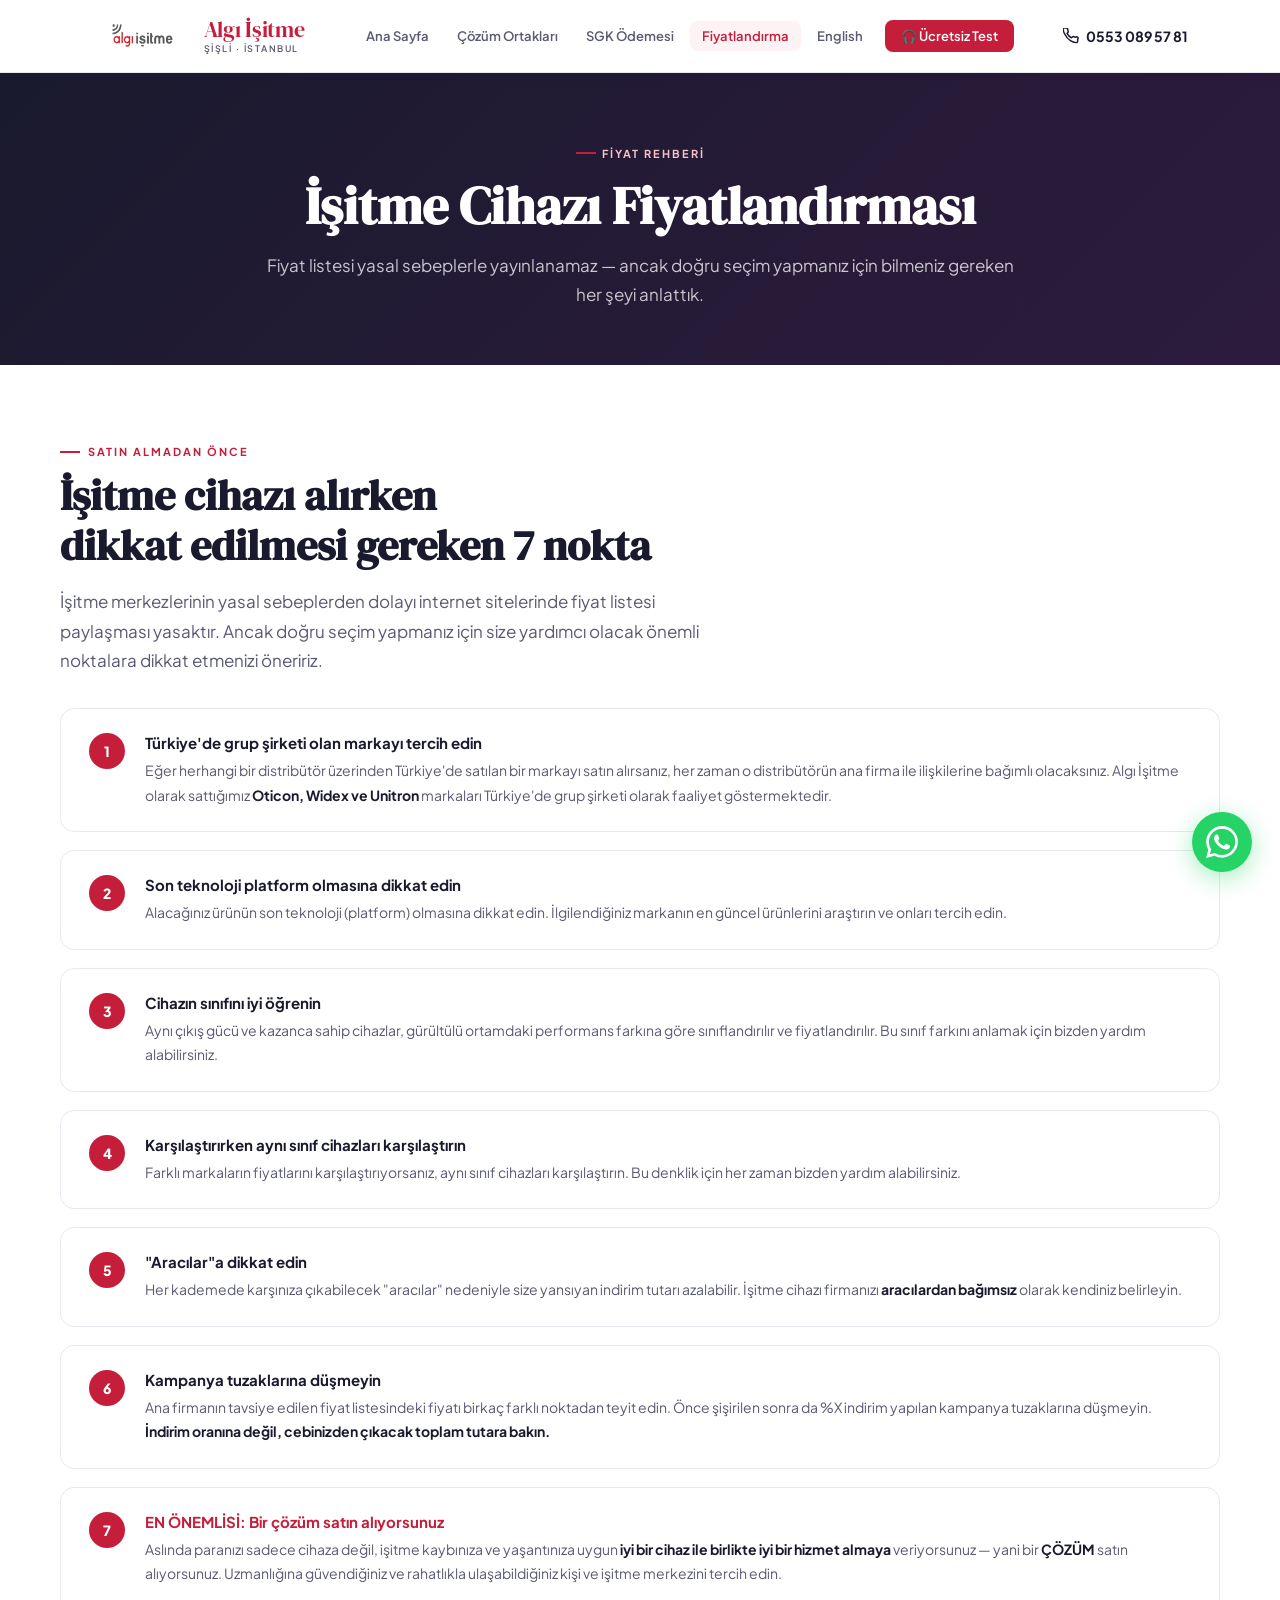
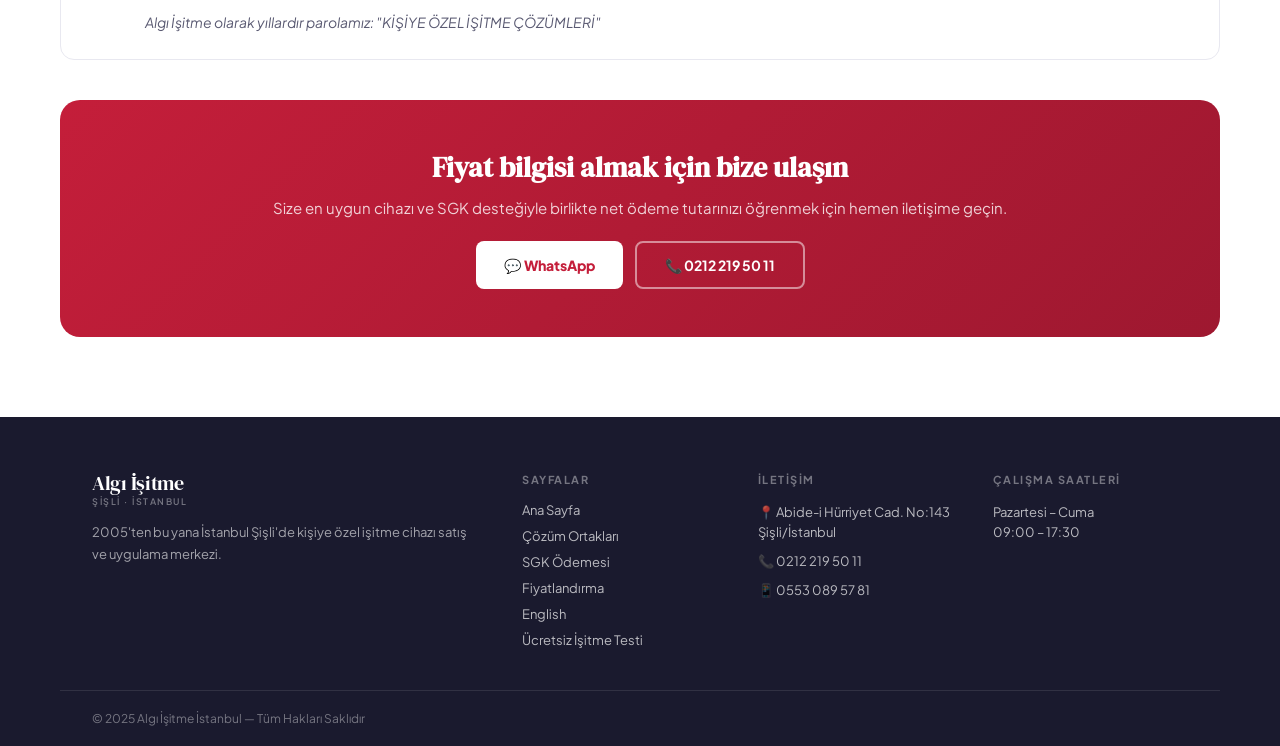
<file: fiyatlandirma.html>
<!DOCTYPE html>
<html lang="tr">
<head>
<meta charset="UTF-8">
<meta name="viewport" content="width=device-width, initial-scale=1.0">
<title>Fiyatlandırma | Algı İşitme</title>
<link rel="stylesheet" href="shared.css">
<style>
.tip-list { list-style: none; margin-top: 32px; display: flex; flex-direction: column; gap: 18px; }
.tip-item {
  display: flex;
  gap: 20px;
  align-items: flex-start;
  background: var(--white);
  border-radius: var(--radius);
  padding: 24px 28px;
  border: 1px solid var(--border);
  transition: box-shadow .2s;
}
.tip-item:hover { box-shadow: var(--shadow-sm); }
.tip-num {
  width: 36px;
  height: 36px;
  border-radius: 50%;
  background: var(--red);
  color: white;
  font-size: 14px;
  font-weight: 800;
  display: flex;
  align-items: center;
  justify-content: center;
  flex-shrink: 0;
}
.tip-content h3 { font-size: 15px; font-weight: 700; color: var(--gray); margin-bottom: 6px; }
.tip-content p { font-size: 14px; color: var(--gray-mid); line-height: 1.75; }
.tip-content strong { color: var(--gray); }
.highlight-box {
  background: linear-gradient(135deg, var(--red) 0%, #9e1830 100%);
  border-radius: 20px;
  padding: 48px 40px;
  color: white;
  margin-top: 40px;
  text-align: center;
}
.highlight-box h2 { font-family: 'DM Serif Display', serif; font-size: 28px; margin-bottom: 12px; }
.highlight-box p { font-size: 15px; color: rgba(255,255,255,.8); margin-bottom: 24px; }
</style>
</head>
<body>
<header class="site-header">
  <div class="header-inner">
    <a href="index.html" class="logo-link">
      <img src="LOGO.png" alt="Algı İşitme" class="logo-img">
      <div><span class="logo-text">Algı İşitme</span><span class="logo-sub">Şişli · İstanbul</span></div>
    </a>
    <nav id="mainNav">
      <a href="index.html" class="nav-link">Ana Sayfa</a>
      <a href="cozum-ortaklari.html" class="nav-link">Çözüm Ortakları</a>
      <a href="sgk.html" class="nav-link">SGK Ödemesi</a>
      <a href="fiyatlandirma.html" class="nav-link active">Fiyatlandırma</a>
      <a href="english.html" class="nav-link">English</a>
      <a href="isitme-testi.html" class="nav-link nav-cta">🎧 Ücretsiz Test</a>
    </nav>
    <a href="tel:+905530895781" class="phone-header">
      <svg width="16" height="16" viewBox="0 0 24 24" fill="none" stroke="currentColor" stroke-width="2.2" stroke-linecap="round" stroke-linejoin="round"><path d="M22 16.92v3a2 2 0 01-2.18 2 19.79 19.79 0 01-8.63-3.07A19.5 19.5 0 013.07 9.8a19.79 19.79 0 01-3.07-8.67A2 2 0 012 .16h3a2 2 0 012 1.72c.127.96.361 1.903.7 2.81a2 2 0 01-.45 2.11L6.09 8a16 16 0 006.77 6.77l1.27-1.27a2 2 0 012.11-.45c.907.339 1.85.573 2.81.7A2 2 0 0122 16.92z"/></svg>
      <span>0553 089 57 81</span>
    </a>
    <button class="nav-toggle" onclick="document.getElementById('mainNav').classList.toggle('open')"><span></span><span></span><span></span></button>
  </div>
</header>

<div class="page-hero">
  <div class="page-hero-inner">
    <div class="page-badge">Fiyat Rehberi</div>
    <h1>İşitme Cihazı Fiyatlandırması</h1>
    <p>Fiyat listesi yasal sebeplerle yayınlanamaz — ancak doğru seçim yapmanız için bilmeniz gereken her şeyi anlattık.</p>
  </div>
</div>

<section class="section section-white">
  <div class="section-inner">
    <div class="section-label">Satın Almadan Önce</div>
    <h2 class="section-title">İşitme cihazı alırken<br>dikkat edilmesi gereken 7 nokta</h2>
    <p class="section-lead">İşitme merkezlerinin yasal sebeplerden dolayı internet sitelerinde fiyat listesi paylaşması yasaktır. Ancak doğru seçim yapmanız için size yardımcı olacak önemli noktalara dikkat etmenizi öneririz.</p>

    <ul class="tip-list">
      <li class="tip-item">
        <div class="tip-num">1</div>
        <div class="tip-content">
          <h3>Türkiye'de grup şirketi olan markayı tercih edin</h3>
          <p>Eğer herhangi bir distribütör üzerinden Türkiye'de satılan bir markayı satın alırsanız, her zaman o distribütörün ana firma ile ilişkilerine bağımlı olacaksınız. Algı İşitme olarak sattığımız <strong>Oticon, Widex ve Unitron</strong> markaları Türkiye'de grup şirketi olarak faaliyet göstermektedir.</p>
        </div>
      </li>
      <li class="tip-item">
        <div class="tip-num">2</div>
        <div class="tip-content">
          <h3>Son teknoloji platform olmasına dikkat edin</h3>
          <p>Alacağınız ürünün son teknoloji (platform) olmasına dikkat edin. İlgilendiğiniz markanın en güncel ürünlerini araştırın ve onları tercih edin.</p>
        </div>
      </li>
      <li class="tip-item">
        <div class="tip-num">3</div>
        <div class="tip-content">
          <h3>Cihazın sınıfını iyi öğrenin</h3>
          <p>Aynı çıkış gücü ve kazanca sahip cihazlar, gürültülü ortamdaki performans farkına göre sınıflandırılır ve fiyatlandırılır. Bu sınıf farkını anlamak için bizden yardım alabilirsiniz.</p>
        </div>
      </li>
      <li class="tip-item">
        <div class="tip-num">4</div>
        <div class="tip-content">
          <h3>Karşılaştırırken aynı sınıf cihazları karşılaştırın</h3>
          <p>Farklı markaların fiyatlarını karşılaştırıyorsanız, aynı sınıf cihazları karşılaştırın. Bu denklik için her zaman bizden yardım alabilirsiniz.</p>
        </div>
      </li>
      <li class="tip-item">
        <div class="tip-num">5</div>
        <div class="tip-content">
          <h3>"Aracılar"a dikkat edin</h3>
          <p>Her kademede karşınıza çıkabilecek "aracılar" nedeniyle size yansıyan indirim tutarı azalabilir. İşitme cihazı firmanızı <strong>aracılardan bağımsız</strong> olarak kendiniz belirleyin.</p>
        </div>
      </li>
      <li class="tip-item">
        <div class="tip-num">6</div>
        <div class="tip-content">
          <h3>Kampanya tuzaklarına düşmeyin</h3>
          <p>Ana firmanın tavsiye edilen fiyat listesindeki fiyatı birkaç farklı noktadan teyit edin. Önce şişirilen sonra da %X indirim yapılan kampanya tuzaklarına düşmeyin. <strong>İndirim oranına değil, cebinizden çıkacak toplam tutara bakın.</strong></p>
        </div>
      </li>
      <li class="tip-item">
        <div class="tip-num">7</div>
        <div class="tip-content">
          <h3 style="color:var(--red)">EN ÖNEMLİSİ: Bir çözüm satın alıyorsunuz</h3>
          <p>Aslında paranızı sadece cihaza değil, işitme kaybınıza ve yaşantınıza uygun <strong>iyi bir cihaz ile birlikte iyi bir hizmet almaya</strong> veriyorsunuz — yani bir <strong>ÇÖZÜM</strong> satın alıyorsunuz. Uzmanlığına güvendiğiniz ve rahatlıkla ulaşabildiğiniz kişi ve işitme merkezini tercih edin.<br><br><em>Algı İşitme olarak yıllardır parolamız: "KİŞİYE ÖZEL İŞİTME ÇÖZÜMLERİ"</em></p>
        </div>
      </li>
    </ul>

    <div class="highlight-box">
      <h2>Fiyat bilgisi almak için bize ulaşın</h2>
      <p>Size en uygun cihazı ve SGK desteğiyle birlikte net ödeme tutarınızı öğrenmek için hemen iletişime geçin.</p>
      <div style="display:flex;gap:12px;justify-content:center;flex-wrap:wrap">
        <a href="https://wa.me/905530895781" class="btn" style="background:white;color:var(--red);font-weight:800" target="_blank">💬 WhatsApp</a>
        <a href="tel:+902122195011" class="btn btn-outline" style="border-color:rgba(255,255,255,.5);color:white">📞 0212 219 50 11</a>
      </div>
    </div>
  </div>
</section>

<footer class="site-footer">
  <div class="footer-inner">
    <div class="footer-brand">
      <div style="margin-bottom:14px"><span class="logo-text">Algı İşitme</span><span class="logo-sub" style="color:rgba(255,255,255,.4);display:block;margin-top:2px">Şişli · İstanbul</span></div>
      <p>2005'ten bu yana İstanbul Şişli'de kişiye özel işitme cihazı satış ve uygulama merkezi.</p>
    </div>
    <div class="footer-col">
      <h4>Sayfalar</h4>
      <a href="index.html">Ana Sayfa</a>
      <a href="cozum-ortaklari.html">Çözüm Ortakları</a>
      <a href="sgk.html">SGK Ödemesi</a>
      <a href="fiyatlandirma.html">Fiyatlandırma</a>
      <a href="english.html">English</a>
      <a href="isitme-testi.html">Ücretsiz İşitme Testi</a>
    </div>
    <div class="footer-col">
      <h4>İletişim</h4>
      <div class="footer-contact">📍 Abide-i Hürriyet Cad. No:143 Şişli/İstanbul</div>
      <div class="footer-contact">📞 0212 219 50 11</div>
      <div class="footer-contact">📱 0553 089 57 81</div>
    </div>
    <div class="footer-col">
      <h4>Çalışma Saatleri</h4>
      <div class="footer-contact">Pazartesi – Cuma<br>09:00 – 17:30</div>
    </div>
  </div>
  <div class="footer-bottom"><span>© 2025 Algı İşitme İstanbul — Tüm Hakları Saklıdır</span></div>
</footer>
<a href="https://wa.me/905530895781" class="wa-float" target="_blank"><svg viewBox="0 0 24 24"><path d="M17.472 14.382c-.297-.149-1.758-.867-2.03-.967-.273-.099-.471-.148-.67.15-.197.297-.767.966-.94 1.164-.173.199-.347.223-.644.075-.297-.15-1.255-.463-2.39-1.475-.883-.788-1.48-1.761-1.653-2.059-.173-.297-.018-.458.13-.606.134-.133.298-.347.446-.52.149-.174.198-.298.298-.497.099-.198.05-.371-.025-.52-.075-.149-.669-1.612-.916-2.207-.242-.579-.487-.5-.669-.51-.173-.008-.371-.01-.57-.01-.198 0-.52.074-.792.372-.272.297-1.04 1.016-1.04 2.479 0 1.462 1.065 2.875 1.213 3.074.149.198 2.096 3.2 5.077 4.487.709.306 1.262.489 1.694.625.712.227 1.36.195 1.871.118.571-.085 1.758-.719 2.006-1.413.248-.694.248-1.289.173-1.413-.074-.124-.272-.198-.57-.347m-5.421 7.403h-.004a9.87 9.87 0 01-5.031-1.378l-.361-.214-3.741.982.998-3.648-.235-.374a9.86 9.86 0 01-1.51-5.26c.001-5.45 4.436-9.884 9.888-9.884 2.64 0 5.122 1.03 6.988 2.898a9.825 9.825 0 012.893 6.994c-.003 5.45-4.437 9.884-9.885 9.884m8.413-18.297A11.815 11.815 0 0012.05 0C5.495 0 .16 5.335.157 11.892c0 2.096.547 4.142 1.588 5.945L.057 24l6.305-1.654a11.882 11.882 0 005.683 1.448h.005c6.554 0 11.89-5.335 11.893-11.893a11.821 11.821 0 00-3.48-8.413z"/></svg></a>
</body>
</html>
</file>
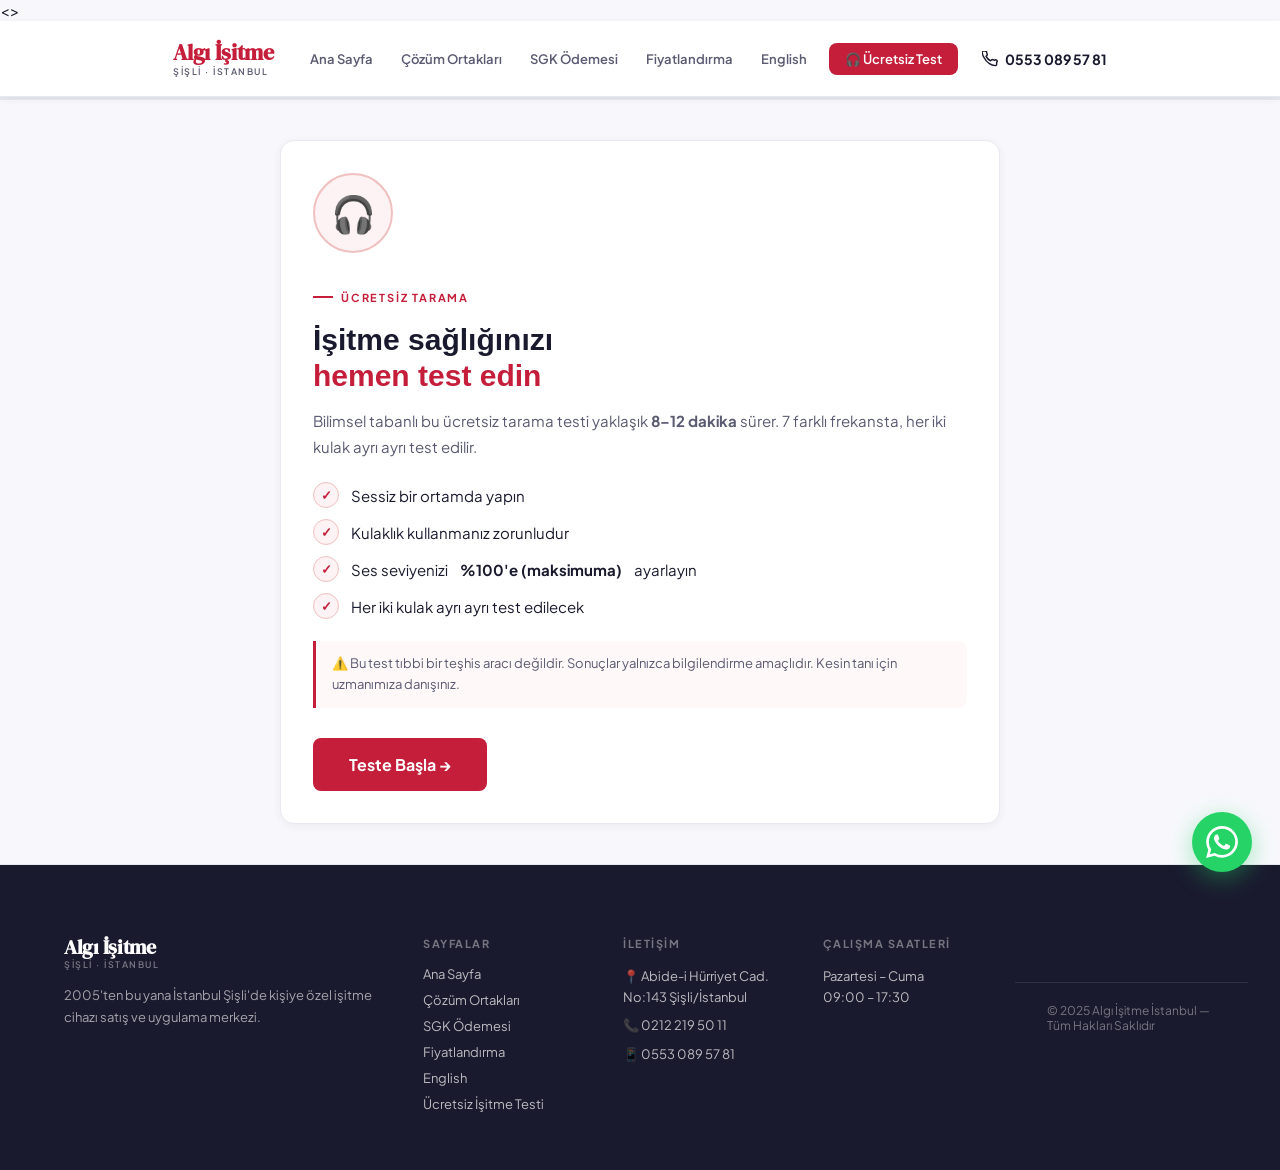
<file: isitme-testi.html>
<!DOCTYPE html>
<html lang="tr">
<head>
<meta charset="UTF-8">
<meta name="viewport" content="width=device-width, initial-scale=1.0">
<title>Ücretsiz İşitme Testi | Algı İşitme</title>

<style>
:root{--red:#cc1e1e;--red-dark:#a51818;--red-light:#fdf0f0;--gray:#3d3d3d;--gray-mid:#6b6b6b;--gray-light:#f5f5f5;--border:#e8e8e8;--success:#1a7a4a;--success-light:#edf7f2;--warning:#c47d10;--warning-light:#fdf6ed}
*{margin:0;padding:0;box-sizing:border-box}
body{font-family:'Inter',sans-serif;background:#f9f9f9;color:var(--gray);min-height:100vh;display:flex;flex-direction:column}

/* ── HEADER ── */
header{background:#fff;border-bottom:3px solid var(--red);padding:0 32px;height:76px;display:flex;align-items:center;justify-content:space-between;box-shadow:0 2px 12px rgba(0,0,0,.06);position:sticky;top:0;z-index:100}
.logo-wrap{display:flex;align-items:center;gap:10px}
.logo-img{display:none}
.logo-text{font-family:'Montserrat',sans-serif;font-size:22px;font-weight:800;color:var(--red);letter-spacing:-.3px}
.phone-link{font-size:15px;color:var(--gray-mid);text-decoration:none;display:flex;align-items:center;gap:7px;font-weight:500}
.phone-link:hover{color:var(--red)}
.phone-link svg{flex-shrink:0}

/* ── PROGRESS ── */
.progress-wrap{background:var(--border);height:3px}
.progress-fill{height:3px;background:var(--red);transition:width .5s ease;width:0%}

/* ── MAIN ── */
main{flex:1;display:flex;align-items:flex-start;justify-content:center;padding:40px 20px}
.screen{display:none;width:100%;max-width:720px}
.screen.active{display:block;animation:fadeUp .35s ease}
@keyframes fadeUp{from{opacity:0;transform:translateY(14px)}to{opacity:1;transform:translateY(0)}}
.card{background:#fff;border-radius:16px;padding:44px 48px;box-shadow:0 4px 32px rgba(0,0,0,.07);border:1px solid var(--border)}

/* ── COMMON ── */
.step-label{display:inline-flex;align-items:center;gap:8px;font-size:11px;font-weight:700;letter-spacing:1.8px;text-transform:uppercase;color:var(--red);margin-bottom:18px}
.step-label::before{content:'';display:block;width:20px;height:2px;background:var(--red)}
h1{font-family:'Montserrat',sans-serif;font-size:30px;font-weight:800;color:var(--gray);line-height:1.2;margin-bottom:14px}
h1 span{color:var(--red)}
h2{font-family:'Montserrat',sans-serif;font-size:22px;font-weight:700;color:var(--gray);margin-bottom:12px}
p{color:var(--gray-mid);line-height:1.75;font-size:15px;margin-bottom:14px}
.hero-icon{width:80px;height:80px;border-radius:50%;background:var(--red-light);display:flex;align-items:center;justify-content:center;font-size:36px;margin-bottom:28px;border:2px solid #f0c0c0}
.checklist{list-style:none;margin:22px 0;display:flex;flex-direction:column;gap:11px}
.checklist li{display:flex;align-items:center;gap:12px;font-size:15px;color:var(--gray)}
.chk{width:26px;height:26px;border-radius:50%;background:var(--red-light);color:var(--red);display:flex;align-items:center;justify-content:center;font-size:13px;font-weight:700;flex-shrink:0;border:1.5px solid #f0c0c0}
.btn{display:inline-flex;align-items:center;gap:8px;padding:13px 28px;border-radius:8px;font-family:'Inter',sans-serif;font-size:15px;font-weight:600;cursor:pointer;border:none;transition:all .2s}
.btn-red{background:var(--red);color:#fff}
.btn-red:hover{background:var(--red-dark);transform:translateY(-1px);box-shadow:0 6px 20px rgba(204,30,30,.3)}
.btn-outline{background:#fff;color:var(--gray-mid);border:1.5px solid var(--border)}
.btn-outline:hover{border-color:var(--red);color:var(--red)}
.btn-lg{padding:16px 36px;font-size:16px}
.btn-row{display:flex;gap:12px;margin-top:30px;flex-wrap:wrap}
.form-group{margin-bottom:18px}
label.field-label{display:block;font-size:13px;font-weight:600;color:var(--gray);margin-bottom:7px}
input[type=text],input[type=email],select{width:100%;padding:11px 14px;border:1.5px solid var(--border);border-radius:8px;font-family:'Inter',sans-serif;font-size:14px;color:var(--gray);background:#fff;outline:none;transition:border-color .2s}
input:focus,select:focus{border-color:var(--red)}
.form-row{display:grid;grid-template-columns:1fr 1fr;gap:14px}
.radio-group{display:flex;flex-direction:column;gap:8px;margin:16px 0}
.radio-opt{display:flex;align-items:center;gap:12px;padding:13px 16px;border:1.5px solid var(--border);border-radius:10px;cursor:pointer;transition:all .2s;font-size:14px;font-weight:500}
.radio-opt:hover,.radio-opt.sel{border-color:var(--red);background:var(--red-light)}
.radio-opt input{display:none}
.r-circle{width:18px;height:18px;border-radius:50%;border:2px solid var(--border);display:flex;align-items:center;justify-content:center;flex-shrink:0;transition:all .2s}
.radio-opt.sel .r-circle{border-color:var(--red);background:var(--red)}
.radio-opt.sel .r-circle::after{content:'';width:6px;height:6px;border-radius:50%;background:#fff}
.info-box{background:#fff8f8;border-left:3px solid var(--red);padding:12px 16px;border-radius:0 8px 8px 0;font-size:13px;color:var(--gray-mid);line-height:1.65;margin:16px 0}
.info-box.ok{border-color:var(--success);background:#f0faf5;color:#1a5a3a}

/* ── KULAKLÍK SEÇİM ── */
.hp-grid{display:grid;grid-template-columns:repeat(4,1fr);gap:14px;margin:20px 0}
@media(max-width:640px){.hp-grid{grid-template-columns:repeat(2,1fr)}}
.hp-card{border:2.5px solid var(--border);border-radius:16px;padding:18px 10px 14px;cursor:pointer;text-align:center;transition:all .22s;background:#fff;position:relative;display:flex;flex-direction:column;align-items:center;gap:0}
.hp-card:hover{border-color:var(--red);background:#fff8f8;transform:translateY(-3px);box-shadow:0 8px 24px rgba(204,30,30,.12)}
.hp-card.sel{border-color:var(--red);background:var(--red-light);box-shadow:0 4px 18px rgba(204,30,30,.2)}
.hp-check{position:absolute;top:10px;right:10px;width:22px;height:22px;border-radius:50%;background:var(--red);color:#fff;font-size:12px;font-weight:800;display:flex;align-items:center;justify-content:center;opacity:0;transition:opacity .2s;line-height:1}
.hp-card.sel .hp-check{opacity:1}
.hp-svg{width:100%;height:96px;display:block;margin-bottom:12px}
.hp-title{font-size:12px;font-weight:700;color:var(--gray);margin-bottom:4px;line-height:1.35}
.hp-sub{font-size:10px;color:var(--gray-mid);line-height:1.45;margin-bottom:8px}
.hp-badge{display:inline-block;font-size:9px;font-weight:700;padding:2px 8px;border-radius:8px}
.hp-badge.best{background:var(--success-light);color:var(--success)}
.hp-badge.ok{background:#e8f4fd;color:#1565a0}
.hp-badge.fair{background:#fff3e0;color:#b26a00}

/* ── TEST ── */
.ear-row{display:flex;gap:10px;margin:18px 0}
.ear-btn{flex:1;padding:14px;border-radius:10px;border:2px solid var(--border);background:#fff;text-align:center;pointer-events:none}
.ear-btn.active{border-color:var(--red);background:var(--red-light)}
.ear-icon{font-size:26px;margin-bottom:4px}
.ear-label{font-size:13px;font-weight:600}
.freq-display{text-align:center;margin:20px 0 8px}
.freq-label-sm{font-size:11px;color:var(--gray-mid);margin-bottom:6px;font-weight:600;letter-spacing:1px;text-transform:uppercase}
.freq-value{font-family:'Montserrat',sans-serif;font-size:40px;font-weight:800;color:var(--gray)}
.freq-unit{font-size:18px;font-weight:600;color:var(--gray-mid);margin-left:3px}
.freq-dots{display:flex;gap:7px;justify-content:center;margin:12px 0}
.fdot{width:11px;height:11px;border-radius:50%;background:var(--border);transition:all .3s}
.fdot.done{background:var(--success)}
.fdot.cur{background:var(--red);transform:scale(1.35)}
.retry-bar{display:flex;gap:7px;justify-content:center;min-height:22px;margin:6px 0}
.retry-dot{width:14px;height:14px;border-radius:50%;background:var(--border);transition:all .3s}
.retry-dot.heard{background:var(--success)}
.retry-dot.missed{background:var(--red)}
.retry-dot.cur{background:#ddd;border:2.5px solid var(--red)}
.toast-wrap{text-align:center;min-height:30px;margin:4px 0}
.status-toast{display:inline-block;font-size:12px;font-weight:600;padding:5px 14px;border-radius:20px;opacity:0;transition:opacity .3s}
.status-toast.show{opacity:1}
.status-toast.down{background:var(--success-light);color:var(--success)}
.status-toast.up{background:#fff3e0;color:#b26a00}
.status-toast.info{background:var(--gray-light);color:var(--gray-mid)}
.wave-wrap{display:flex;align-items:center;justify-content:center;gap:5px;height:56px;margin:14px 0}
.w-bar{width:5px;border-radius:3px;background:var(--red);height:5px;opacity:.2}
.w-bar.on{opacity:1;animation:wv .7s ease-in-out infinite alternate}
@keyframes wv{from{height:6px}to{height:46px}}
.w-bar:nth-child(1){animation-delay:0s}.w-bar:nth-child(2){animation-delay:.08s}
.w-bar:nth-child(3){animation-delay:.16s}.w-bar:nth-child(4){animation-delay:.08s}
.w-bar:nth-child(5){animation-delay:0s}.w-bar:nth-child(6){animation-delay:.12s}.w-bar:nth-child(7){animation-delay:.04s}
.play-btn{width:78px;height:78px;border-radius:50%;border:none;background:var(--red);color:#fff;font-size:28px;cursor:pointer;display:flex;align-items:center;justify-content:center;margin:0 auto 10px;transition:all .2s;box-shadow:0 6px 20px rgba(204,30,30,.35)}
.play-btn:hover{transform:scale(1.06)}
.play-btn.on{background:#3d3d3d;box-shadow:0 6px 20px rgba(0,0,0,.2)}
.play-hint{font-size:12px;color:var(--gray-mid);text-align:center;margin-bottom:14px}
.resp-grid{display:grid;grid-template-columns:1fr 1fr;gap:12px}
.resp-btn{padding:17px;border-radius:12px;border:2px solid var(--border);background:#fff;cursor:pointer;font-family:'Inter',sans-serif;font-size:15px;font-weight:600;transition:all .2s;display:flex;flex-direction:column;align-items:center;gap:6px}
.resp-btn .ri{font-size:24px}
.resp-btn.yes{border-color:#b8e0cc;color:var(--success)}
.resp-btn.yes:hover{background:var(--success);color:#fff;border-color:var(--success)}
.resp-btn.no{border-color:#e8e8e8;color:#aaa}
.resp-btn.no:hover{background:#f0f0f0;color:#666}
.resp-btn:disabled{opacity:.35;cursor:not-allowed;pointer-events:none}

/* ── SONUÇ ── */
.result-hero{text-align:center;padding:28px 20px;border-radius:12px;margin:20px 0;border:2px solid}
.result-hero.good{border-color:#4db896;background:var(--success-light)}
.result-hero.moderate{border-color:#e8a045;background:var(--warning-light)}
.result-hero.poor{border-color:var(--red);background:var(--red-light)}
.score-num{font-family:'Montserrat',sans-serif;font-size:64px;font-weight:800;line-height:1;margin-bottom:4px}
.score-num.good{color:var(--success)}.score-num.moderate{color:var(--warning)}.score-num.poor{color:var(--red)}
.score-lbl{font-size:17px;font-weight:700;margin-bottom:6px;color:var(--gray)}
.meters{margin:22px 0}
.meter-row{margin-bottom:12px}
.meter-top{display:flex;justify-content:space-between;font-size:13px;color:var(--gray-mid);margin-bottom:5px;font-weight:500}
.meter-bar{height:10px;background:var(--border);border-radius:5px;overflow:hidden}
.meter-fill{height:100%;border-radius:5px;transition:width 1.2s ease}
.meter-fill.good{background:linear-gradient(90deg,#1a7a4a,#4db896)}
.meter-fill.moderate{background:linear-gradient(90deg,#c47d10,#f0a830)}
.meter-fill.poor{background:linear-gradient(90deg,#a51818,#cc1e1e)}
.audiogram-section{margin:24px 0}
.audiogram-title{font-family:'Montserrat',sans-serif;font-size:15px;font-weight:700;color:var(--gray);margin-bottom:10px}
.audiogram-wrap{background:#fff;border:1px solid var(--border);border-radius:12px;padding:10px;overflow-x:auto}
.audiogram-legend{display:flex;gap:14px;flex-wrap:wrap;margin-top:10px;font-size:11px;color:var(--gray-mid);align-items:center;justify-content:center}
.legend-item{display:flex;align-items:center;gap:5px}
.legend-dot{width:14px;height:14px;border-radius:3px;flex-shrink:0}
.ref-sounds-section{margin:18px 0}
.ref-sounds-title{font-family:'Montserrat',sans-serif;font-size:14px;font-weight:700;color:var(--gray);margin-bottom:10px}
.ref-sounds-grid{display:grid;grid-template-columns:repeat(auto-fill,minmax(82px,1fr));gap:8px}
.ref-sound-card{background:var(--gray-light);border-radius:10px;padding:10px 6px;text-align:center;border:1px solid var(--border);position:relative}
.ref-sound-card.missed{background:#fff0f0;border-color:#f0c0c0}
.ref-sound-icon{font-size:22px;margin-bottom:3px}
.ref-sound-name{font-size:10px;font-weight:700;color:var(--gray);margin-bottom:2px}
.ref-sound-info{font-size:9px;color:var(--gray-mid);line-height:1.4}
.missed-tag{display:none;position:absolute;top:-6px;right:-6px;background:var(--red);color:#fff;font-size:8px;font-weight:700;padding:2px 4px;border-radius:4px}
.ref-sound-card.missed .missed-tag{display:block}
.advice-box{border-left:3px solid var(--red);background:#fff8f8;padding:14px 16px;border-radius:0 8px 8px 0;font-size:14px;color:var(--gray);line-height:1.7;margin:16px 0}
.disclaimer{font-size:11px;color:#aaa;text-align:center;margin-top:20px;line-height:1.6}
footer{background:#fff;border-top:1px solid var(--border);padding:16px 32px;display:flex;align-items:center;justify-content:space-between;font-size:12px;color:#aaa}
@media(max-width:600px){.card{padding:28px 20px}h1{font-size:24px}.form-row{grid-template-columns:1fr}header{padding:0 16px}.phone-text{display:none}.ref-sounds-grid{grid-template-columns:repeat(3,1fr)}.freq-value{font-size:30px}}
</style>
<<link href='https://fonts.googleapis.com/css2?family=Plus+Jakarta+Sans:wght@400;500;600;700;800&family=DM+Serif+Display:ital@0;1&display=swap' rel='stylesheet'>>
<link rel="stylesheet" href="shared.css">
</head>
<body>

<!-- HEADER -->
<style>
/* Override for site theme integration */
.site-header { font-family: 'Plus Jakarta Sans', sans-serif; }
.logo-text { font-family: 'DM Serif Display', serif !important; }
.phone-header { display: flex; align-items: center; gap: 7px; font-size:14px; font-weight:700; color:#1a1a2e; text-decoration:none; }
.phone-header:hover { color: #C41E3A; }
main { background: #f8f8fc; }
</style>
<header class="site-header">
  <div class="header-inner">
    <a href="index.html" class="logo-link">
      <img src="LOGO.png" alt="Algı İşitme" class="logo-img">
      <div><span class="logo-text">Algı İşitme</span><span class="logo-sub">Şişli · İstanbul</span></div>
    </a>
    <nav id="mainNav">
      <a href="index.html" class="nav-link">Ana Sayfa</a>
      <a href="cozum-ortaklari.html" class="nav-link">Çözüm Ortakları</a>
      <a href="sgk.html" class="nav-link">SGK Ödemesi</a>
      <a href="fiyatlandirma.html" class="nav-link">Fiyatlandırma</a>
      <a href="english.html" class="nav-link">English</a>
      <a href="isitme-testi.html" class="nav-link nav-cta active">🎧 Ücretsiz Test</a>
    </nav>
    <a href="tel:+905530895781" class="phone-header">
      <svg width="16" height="16" viewBox="0 0 24 24" fill="none" stroke="currentColor" stroke-width="2.2" stroke-linecap="round" stroke-linejoin="round"><path d="M22 16.92v3a2 2 0 01-2.18 2 19.79 19.79 0 01-8.63-3.07A19.5 19.5 0 013.07 9.8a19.79 19.79 0 01-3.07-8.67A2 2 0 012 .16h3a2 2 0 012 1.72c.127.96.361 1.903.7 2.81a2 2 0 01-.45 2.11L6.09 8a16 16 0 006.77 6.77l1.27-1.27a2 2 0 012.11-.45c.907.339 1.85.573 2.81.7A2 2 0 0122 16.92z"/></svg>
      <span>0553 089 57 81</span>
    </a>
    <button class="nav-toggle" onclick="document.getElementById('mainNav').classList.toggle('open')"><span></span><span></span><span></span></button>
  </div>
</header>
<div class="progress-wrap"><div class="progress-fill" id="progressBar"></div></div>

<main>

<!-- S1: KARŞILAMA -->
<div class="screen active" id="s1">
  <div class="card">
    <div class="hero-icon">🎧</div>
    <div class="step-label">Ücretsiz Tarama</div>
    <h1>İşitme sağlığınızı<br><span>hemen test edin</span></h1>
    <p>Bilimsel tabanlı bu ücretsiz tarama testi yaklaşık <strong>8–12 dakika</strong> sürer. 7 farklı frekansta, her iki kulak ayrı ayrı test edilir.</p>
    <ul class="checklist">
      <li><span class="chk">✓</span> Sessiz bir ortamda yapın</li>
      <li><span class="chk">✓</span> Kulaklık kullanmanız zorunludur</li>
      <li><span class="chk">✓</span> Ses seviyenizi <strong>%100'e (maksimuma)</strong> ayarlayın</li>
      <li><span class="chk">✓</span> Her iki kulak ayrı ayrı test edilecek</li>
    </ul>
    <div class="info-box">⚠️ Bu test tıbbi bir teşhis aracı değildir. Sonuçlar yalnızca bilgilendirme amaçlıdır. Kesin tanı için uzmanımıza danışınız.</div>
    <div class="btn-row"><button class="btn btn-red btn-lg" onclick="goTo(2)">Teste Başla →</button></div>
  </div>
</div>

<!-- S2: KİŞİSEL BİLGİLER -->
<div class="screen" id="s2">
  <div class="card">
    <div class="step-label">Adım 1 / 5 — Bilgiler</div>
    <h2>Kişisel bilgileriniz</h2>
    <p>Sonuçlarınızı kişiselleştirmek için birkaç kısa soru.</p>
    <div class="form-row">
      <div class="form-group"><label class="field-label">Ad Soyad</label><input type="text" id="userName" placeholder="Ahmet Yılmaz"></div>
      <div class="form-group"><label class="field-label">Yaş Grubu</label>
        <select id="userAge"><option value="">Seçiniz</option><option>18–30</option><option>31–45</option><option>46–60</option><option>61–75</option><option>75+</option></select>
      </div>
    </div>
    <div class="form-group"><label class="field-label">E-posta (isteğe bağlı)</label><input type="email" id="userEmail" placeholder="ahmet@email.com"></div>
    <div class="form-group">
      <label class="field-label">İşitme sorununuz var mı?</label>
      <div class="radio-group">
        <label class="radio-opt" onclick="selRadio(this,'concern')"><input type="radio" name="concern"><span class="r-circle"></span>Evet, işitmekte zorlanıyorum</label>
        <label class="radio-opt" onclick="selRadio(this,'concern')"><input type="radio" name="concern"><span class="r-circle"></span>Bazen anlamakta güçlük çekiyorum</label>
        <label class="radio-opt" onclick="selRadio(this,'concern')"><input type="radio" name="concern"><span class="r-circle"></span>Hayır, önlem olarak test yaptırmak istiyorum</label>
      </div>
    </div>
    <div class="btn-row">
      <button class="btn btn-outline" onclick="goTo(1)">← Geri</button>
      <button class="btn btn-red" onclick="goTo(3)">Devam Et →</button>
    </div>
  </div>
</div>

<!-- S3: KULAKLÍK SEÇİMİ -->
<div class="screen" id="s3">
  <div class="card">
    <div class="step-label">Adım 2 / 5 — Kulaklık Tipi</div>
    <h2>Kulaklığınız hangisine benziyor?</h2>
    <p style="margin-bottom:6px">Kalibrasyonun doğru çalışması için kulaklık tipinizi seçin.</p>

    <div class="hp-grid">

      <!-- 1: Kulak içi silikonlu IEM -->
      <div class="hp-card" onclick="selectHP('iem')" id="hp-iem">
        <div class="hp-check">✓</div>
        <svg class="hp-svg" viewBox="0 0 110 96" xmlns="http://www.w3.org/2000/svg">
          <!-- Kablo -->
          <path d="M55 86 Q55 92 55 96" stroke="#888" stroke-width="2" fill="none" stroke-linecap="round"/>
          <!-- Gövde ana -->
          <ellipse cx="55" cy="50" rx="19" ry="24" fill="#f2f2f2" stroke="#c8c8c8" stroke-width="2"/>
          <!-- Gövde üst bölüm (biraz daha koyu) -->
          <ellipse cx="55" cy="42" rx="14" ry="16" fill="#e6e6e6" stroke="#c0c0c0" stroke-width="1.5"/>
          <!-- Speaker mesh dairesi -->
          <circle cx="55" cy="40" r="9" fill="#3a3a3a" stroke="#222" stroke-width="1.2"/>
          <circle cx="55" cy="40" r="5.5" fill="#222"/>
          <!-- mesh delikleri -->
          <circle cx="52" cy="37.5" r="1.3" fill="#555"/>
          <circle cx="55" cy="36.5" r="1.3" fill="#555"/>
          <circle cx="58" cy="37.5" r="1.3" fill="#555"/>
          <circle cx="51.5" cy="40.5" r="1.3" fill="#555"/>
          <circle cx="58.5" cy="40.5" r="1.3" fill="#555"/>
          <circle cx="55" cy="43.5" r="1.3" fill="#555"/>
          <!-- Silikon flange (uç) -->
          <ellipse cx="55" cy="68" rx="11" ry="9" fill="#b0b0b0" stroke="#888" stroke-width="1.5"/>
          <ellipse cx="55" cy="67" rx="7" ry="5.5" fill="#cacaca" stroke="#aaa" stroke-width="1"/>
          <ellipse cx="55" cy="66.5" rx="4" ry="3" fill="#d8d8d8"/>
          <!-- Sap -->
          <rect x="51" y="73" width="8" height="13" rx="4" fill="#e0e0e0" stroke="#c0c0c0" stroke-width="1.5"/>
        </svg>
        <div class="hp-title">Kulak İçi Silikonlu</div>
        <div class="hp-sub">AirPods Pro, Sony WF-1000XM, Samsung Buds Pro</div>
        <span class="hp-badge best">En iyi izolasyon</span>
      </div>

      <!-- 2: Kablosuz Earbud (AirPods klasik) -->
      <div class="hp-card" onclick="selectHP('earbud')" id="hp-earbud">
        <div class="hp-check">✓</div>
        <svg class="hp-svg" viewBox="0 0 110 96" xmlns="http://www.w3.org/2000/svg">
          <!-- Kapsül gövde (yuvarlak, beyaz) -->
          <ellipse cx="55" cy="38" rx="22" ry="25" fill="white" stroke="#d4d4d4" stroke-width="2"/>
          <!-- İç daire (ön yüz) -->
          <ellipse cx="55" cy="34" rx="15" ry="17" fill="#f0f0f0" stroke="#ddd" stroke-width="1.2"/>
          <!-- Speaker ızgara delikler -->
          <circle cx="51" cy="31" r="1.5" fill="#bbb"/>
          <circle cx="55" cy="29.5" r="1.5" fill="#bbb"/>
          <circle cx="59" cy="31" r="1.5" fill="#bbb"/>
          <circle cx="50" cy="35" r="1.5" fill="#bbb"/>
          <circle cx="55" cy="35" r="1.5" fill="#bbb"/>
          <circle cx="60" cy="35" r="1.5" fill="#bbb"/>
          <circle cx="51" cy="39" r="1.5" fill="#bbb"/>
          <circle cx="55" cy="40" r="1.5" fill="#bbb"/>
          <circle cx="59" cy="39" r="1.5" fill="#bbb"/>
          <!-- Sap (uzun aşağı) -->
          <rect x="50" y="61" width="10" height="28" rx="5" fill="white" stroke="#d4d4d4" stroke-width="2"/>
          <!-- Mikrofon çizgisi -->
          <line x1="51.5" y1="70" x2="58.5" y2="70" stroke="#ddd" stroke-width="1.8"/>
          <line x1="51.5" y1="75" x2="58.5" y2="75" stroke="#ddd" stroke-width="1.8"/>
          <!-- Logo noktası -->
          <circle cx="55" cy="45" r="2" fill="#ddd"/>
        </svg>
        <div class="hp-title">Kablosuz Earbud</div>
        <div class="hp-sub">AirPods 1/2/3, Galaxy Buds Live, Pixel Buds</div>
        <span class="hp-badge fair">Açık tasarım</span>
      </div>

      <!-- 3: Over-ear kulağı tam kavrayan -->
      <div class="hp-card" onclick="selectHP('overear')" id="hp-overear">
        <div class="hp-check">✓</div>
        <svg class="hp-svg" viewBox="0 0 110 96" xmlns="http://www.w3.org/2000/svg">
          <!-- Kafa bandı dış yay -->
          <path d="M18 60 Q18 10 55 8 Q92 10 92 60" stroke="#2a2a2a" stroke-width="5.5" fill="none" stroke-linecap="round"/>
          <!-- Kafa bandı iç yastık -->
          <path d="M24 55 Q24 18 55 16 Q86 18 86 55" stroke="#555" stroke-width="3" fill="none" stroke-linecap="round"/>
          <!-- Sol kaseti sürgüsü -->
          <rect x="13" y="54" width="10" height="16" rx="3" fill="#444" stroke="#222" stroke-width="1"/>
          <!-- Sol büyük kaseti (kulağı sarar — büyük elips) -->
          <ellipse cx="18" cy="72" rx="15" ry="20" fill="#1e1e1e" stroke="#111" stroke-width="1.5"/>
          <ellipse cx="18" cy="72" rx="10" ry="13.5" fill="#2e2e2e"/>
          <!-- Sol iç çerçeve (cushion) -->
          <ellipse cx="18" cy="72" rx="7" ry="9.5" fill="#1a1a1a"/>
          <ellipse cx="18" cy="72" rx="3.5" ry="5" fill="#3a3a3a"/>
          <!-- Sağ kaseti sürgüsü -->
          <rect x="87" y="54" width="10" height="16" rx="3" fill="#444" stroke="#222" stroke-width="1"/>
          <!-- Sağ büyük kaseti -->
          <ellipse cx="92" cy="72" rx="15" ry="20" fill="#1e1e1e" stroke="#111" stroke-width="1.5"/>
          <ellipse cx="92" cy="72" rx="10" ry="13.5" fill="#2e2e2e"/>
          <ellipse cx="92" cy="72" rx="7" ry="9.5" fill="#1a1a1a"/>
          <ellipse cx="92" cy="72" rx="3.5" ry="5" fill="#3a3a3a"/>
          <!-- Renk aksanı (marka noktası) -->
          <circle cx="24" cy="60" r="2.5" fill="#cc1e1e"/>
          <circle cx="86" cy="60" r="2.5" fill="#cc1e1e"/>
        </svg>
        <div class="hp-title">Kafa Üstü — Over-Ear</div>
        <div class="hp-sub">Sony WH-1000XM5, Bose QC45, Sennheiser HD, AirPods Max</div>
        <span class="hp-badge best">Referans kalibrasyon</span>
      </div>

      <!-- 4: On-ear supra-aural -->
      <div class="hp-card" onclick="selectHP('onear')" id="hp-onear">
        <div class="hp-check">✓</div>
        <svg class="hp-svg" viewBox="0 0 110 96" xmlns="http://www.w3.org/2000/svg">
          <!-- Kafa bandı -->
          <path d="M20 58 Q20 14 55 12 Q90 14 90 58" stroke="#1a1a1a" stroke-width="5" fill="none" stroke-linecap="round"/>
          <!-- Kafa bandı iç yastık ince -->
          <path d="M25 54 Q25 20 55 18 Q85 20 85 54" stroke="#555" stroke-width="2.5" fill="none" stroke-linecap="round"/>
          <!-- Sol sürgü -->
          <rect x="15" y="52" width="9" height="14" rx="3" fill="#3a3a3a" stroke="#222" stroke-width="1"/>
          <!-- Sol küçük kaseti (on-ear = daha küçük, kulak üstüne oturur) -->
          <ellipse cx="20" cy="70" rx="12" ry="15" fill="#222" stroke="#111" stroke-width="1.5"/>
          <ellipse cx="20" cy="70" rx="8" ry="10" fill="#333"/>
          <ellipse cx="20" cy="70" rx="4.5" ry="5.5" fill="#1a1a1a"/>
          <ellipse cx="20" cy="70" rx="2" ry="2.5" fill="#444"/>
          <!-- Gold aksanlar (Marshall tarzı) -->
          <circle cx="20" cy="60" r="2.5" fill="#c8a84b"/>
          <rect x="15.5" y="78" width="9" height="3" rx="1.5" fill="#c8a84b"/>
          <!-- Sağ sürgü -->
          <rect x="86" y="52" width="9" height="14" rx="3" fill="#3a3a3a" stroke="#222" stroke-width="1"/>
          <!-- Sağ küçük kaseti -->
          <ellipse cx="90" cy="70" rx="12" ry="15" fill="#222" stroke="#111" stroke-width="1.5"/>
          <ellipse cx="90" cy="70" rx="8" ry="10" fill="#333"/>
          <ellipse cx="90" cy="70" rx="4.5" ry="5.5" fill="#1a1a1a"/>
          <ellipse cx="90" cy="70" rx="2" ry="2.5" fill="#444"/>
          <circle cx="90" cy="60" r="2.5" fill="#c8a84b"/>
          <rect x="85.5" y="78" width="9" height="3" rx="1.5" fill="#c8a84b"/>
        </svg>
        <div class="hp-title">Kafa Üstü — On-Ear</div>
        <div class="hp-sub">Marshall Major, Beats Solo, Urbanears, JBL Tune 500</div>
        <span class="hp-badge ok">Orta izolasyon</span>
      </div>

    </div>

    <div id="hpInfoBox" style="display:none" class="info-box ok"></div>

    <div class="btn-row">
      <button class="btn btn-outline" onclick="goTo(2)">← Geri</button>
      <button class="btn btn-red" id="btnHpNext" onclick="goTo(4)" disabled style="opacity:.4;cursor:not-allowed">Devam Et →</button>
    </div>
  </div>
</div>

<!-- S4: HAZIRLIK -->
<div class="screen" id="s4">
  <div class="card">
    <div class="step-label">Adım 3 / 5 — Hazırlık</div>
    <h2>Teste başlamadan önce</h2>
    <ul class="checklist">
      <li><span class="chk">🔇</span> Etrafınızdaki sesleri azaltın</li>
      <li><span class="chk">🎧</span> Kulaklığınızı doğru şekilde takın</li>
      <li><span class="chk">🔊</span> Ses seviyenizi <strong>%100'e (maksimuma)</strong> ayarlayın</li>
      <li><span class="chk">📵</span> Telefonunuzu sessiz moduna alın</li>
    </ul>
    <div id="prepInfoBox" class="info-box ok" style="font-size:13px">Kalibrasyon bilgisi yükleniyor…</div>
    <div class="btn-row">
      <button class="btn btn-outline" onclick="goTo(3)">← Geri</button>
      <button class="btn btn-red" onclick="startTest()">🎧 Testi Başlat</button>
    </div>
  </div>
</div>

<!-- S5: TEST -->
<div class="screen" id="s5">
  <div class="card" style="text-align:center">
    <div class="step-label" style="justify-content:center">Adım 4 / 5 — Ses Testi</div>
    <div class="ear-row">
      <div class="ear-btn" id="rEar"><div class="ear-icon">👂</div><div class="ear-label">Sağ Kulak</div></div>
      <div class="ear-btn" id="lEar"><div class="ear-icon">👂</div><div class="ear-label">Sol Kulak</div></div>
    </div>
    <div class="freq-display">
      <div class="freq-label-sm">Test Edilen Frekans</div>
      <div><span class="freq-value" id="freqValue">250</span><span class="freq-unit" id="freqUnit">Hz</span></div>
    </div>
    <div class="freq-dots" id="freqDots"></div>
    <div class="retry-bar" id="retryBar"></div>
    <div class="toast-wrap"><span class="status-toast" id="statusToast"></span></div>
    <div class="wave-wrap">
      <div class="w-bar"></div><div class="w-bar"></div><div class="w-bar"></div>
      <div class="w-bar"></div><div class="w-bar"></div><div class="w-bar"></div><div class="w-bar"></div>
    </div>
    <button class="play-btn" id="playBtn" onclick="playTone()">▶</button>
    <p class="play-hint">▶ butonuna basın → sesi dinleyin → yanıtlayın</p>
    <div class="resp-grid">
      <button class="resp-btn yes" id="btnYes" onclick="respond(true)" disabled><span class="ri">✅</span>Evet, Duydum</button>
      <button class="resp-btn no"  id="btnNo"  onclick="respond(false)" disabled><span class="ri">❌</span>Hayır, Duymadım</button>
    </div>
  </div>
</div>

<!-- S6: SONUÇ -->
<div class="screen" id="s6">
  <div class="card">
    <div class="step-label">Adım 5 / 5 — Sonuçlarınız</div>
    <h2>Test Tamamlandı 🎉</h2>
    <div id="resultMain"></div>
    <div class="meters" id="meters"></div>
    <div class="audiogram-section" id="audiogramSection"></div>
    <div class="ref-sounds-section" id="refSoundsSection"></div>
    <div class="advice-box" id="adviceBox"></div>
    <div class="btn-row">
      <button class="btn btn-outline" onclick="location.reload()">↺ Tekrar Test</button>
      <button class="btn btn-red" onclick="bookAppt()">📅 Randevu Al</button>
    </div>
    <div class="disclaimer">Bu sonuçlar tarama amaçlıdır, tıbbi teşhis değildir. Kesin tanı için lütfen bir odyoloji uzmanına başvurunuz.</div>
  </div>
</div>

</main>
<footer class="site-footer">
  <div class="footer-inner">
    <div class="footer-brand">
      <div style="margin-bottom:14px"><span class="logo-text">Algı İşitme</span><span class="logo-sub" style="color:rgba(255,255,255,.4);display:block;margin-top:2px">Şişli · İstanbul</span></div>
      <p>2005'ten bu yana İstanbul Şişli'de kişiye özel işitme cihazı satış ve uygulama merkezi.</p>
    </div>
    <div class="footer-col">
      <h4>Sayfalar</h4>
      <a href="index.html">Ana Sayfa</a>
      <a href="cozum-ortaklari.html">Çözüm Ortakları</a>
      <a href="sgk.html">SGK Ödemesi</a>
      <a href="fiyatlandirma.html">Fiyatlandırma</a>
      <a href="english.html">English</a>
      <a href="isitme-testi.html">Ücretsiz İşitme Testi</a>
    </div>
    <div class="footer-col">
      <h4>İletişim</h4>
      <div class="footer-contact">📍 Abide-i Hürriyet Cad. No:143 Şişli/İstanbul</div>
      <div class="footer-contact">📞 0212 219 50 11</div>
      <div class="footer-contact">📱 0553 089 57 81</div>
    </div>
    <div class="footer-col">
      <h4>Çalışma Saatleri</h4>
      <div class="footer-contact">Pazartesi – Cuma<br>09:00 – 17:30</div>
    </div>
  </div>
  <div class="footer-bottom"><span>© 2025 Algı İşitme İstanbul — Tüm Hakları Saklıdır</span></div>
</footer>
<a href="https://wa.me/905530895781" class="wa-float" target="_blank"><svg viewBox="0 0 24 24"><path d="M17.472 14.382c-.297-.149-1.758-.867-2.03-.967-.273-.099-.471-.148-.67.15-.197.297-.767.966-.94 1.164-.173.199-.347.223-.644.075-.297-.15-1.255-.463-2.39-1.475-.883-.788-1.48-1.761-1.653-2.059-.173-.297-.018-.458.13-.606.134-.133.298-.347.446-.52.149-.174.198-.298.298-.497.099-.198.05-.371-.025-.52-.075-.149-.669-1.612-.916-2.207-.242-.579-.487-.5-.669-.51-.173-.008-.371-.01-.57-.01-.198 0-.52.074-.792.372-.272.297-1.04 1.016-1.04 2.479 0 1.462 1.065 2.875 1.213 3.074.149.198 2.096 3.2 5.077 4.487.709.306 1.262.489 1.694.625.712.227 1.36.195 1.871.118.571-.085 1.758-.719 2.006-1.413.248-.694.248-1.289.173-1.413-.074-.124-.272-.198-.57-.347m-5.421 7.403h-.004a9.87 9.87 0 01-5.031-1.378l-.361-.214-3.741.982.998-3.648-.235-.374a9.86 9.86 0 01-1.51-5.26c.001-5.45 4.436-9.884 9.888-9.884 2.64 0 5.122 1.03 6.988 2.898a9.825 9.825 0 012.893 6.994c-.003 5.45-4.437 9.884-9.885 9.884m8.413-18.297A11.815 11.815 0 0012.05 0C5.495 0 .16 5.335.157 11.892c0 2.096.547 4.142 1.588 5.945L.057 24l6.305-1.654a11.882 11.882 0 005.683 1.448h.005c6.554 0 11.89-5.335 11.893-11.893a11.821 11.821 0 00-3.48-8.413z"/></svg></a>

<script>
// ════════════════════════════════════════════════════════════
// KONFİGÜRASYON
// ════════════════════════════════════════════════════════════
const FREQS  = [250,500,1000,2000,4000,6000,8000];
const FLBLS  = ['250 Hz','500 Hz','1 kHz','2 kHz','4 kHz','6 kHz','8 kHz'];
const DB_STEPS = [80,65,50,35,20];
const START_IDX = 1; // 65 dB'den başla

// ISO 389-8 RETSPL tabanlı frekans düzeltme çarpanları
// Her frekans için 1 kHz'e göre ne kadar daha fazla gain gerektiği
const ISO_FREQ_MULT = [8.9, 1.6, 1.0, 0.84, 0.67, 1.26, 1.19];

// Temel gain değerleri (1 kHz, %100 ses, over-ear referans)
const BASE_GAINS_1K = { 80:0.020, 65:0.0038, 50:0.00068, 35:0.000120, 20:0.000020 };

// Kulaklık tipi ek düzeltme çarpanları
const HP_CAL = {
  iem:     { mult:[0.75,0.85,1.0,1.05,1.05,1.0,0.95],  label:'Kulak İçi Silikonlu IEM',         note:'Silikonlu uç kanal izolasyonu sağlar — en güvenilir ölçüm için idealdir.' },
  earbud:  { mult:[1.45,1.22,1.0,1.0,1.0,0.92,0.88],   label:'Kablosuz Earbud (Açık Tasarım)',   note:'Açık tasarım nedeniyle düşük frekans kayıpları telafi edildi. Mümkün olan en sessiz ortamda test yapın.' },
  overear: { mult:[1.0,1.0,1.0,1.0,1.0,1.0,1.0],       label:'Kafa Üstü Over-Ear',               note:'Referans kalibrasyon uygulandı. En güvenilir düşük frekans sonuçlarını verir.' },
  onear:   { mult:[1.58,1.26,1.0,1.0,0.95,0.92,0.88],  label:'Kafa Üstü On-Ear',                 note:'Kulak üstü oturma nedeniyle düşük frekanslarda telafi uygulandı.' }
};

// ════════════════════════════════════════════════════════════
// DURUM
// ════════════════════════════════════════════════════════════
let curScreen=1, selectedHP=null;
let T={ear:'right',fi:0,dbIdx:START_IDX,phase:'normal',trialRes:[],ascendRes:[],preAscendIdx:null,res:{right:{},left:{}},actx:null,osc:null,playing:false};

// ════════════════════════════════════════════════════════════
// NAVİGASYON
// ════════════════════════════════════════════════════════════
function goTo(n){
  document.getElementById('s'+curScreen).classList.remove('active');
  curScreen=n;
  document.getElementById('s'+n).classList.add('active');
  document.getElementById('progressBar').style.width=((n-1)/5*100)+'%';
  window.scrollTo(0,0);
  if(n===4&&selectedHP) updatePrepScreen();
}
function selRadio(el,name){
  document.querySelectorAll('[name="'+name+'"]').forEach(r=>r.closest('.radio-opt').classList.remove('sel'));
  el.classList.add('sel');el.querySelector('input').checked=true;
}

// ════════════════════════════════════════════════════════════
// KULAKLÍK SEÇİMİ
// ════════════════════════════════════════════════════════════
function selectHP(type){
  selectedHP=type;
  document.querySelectorAll('.hp-card').forEach(c=>c.classList.remove('sel'));
  document.getElementById('hp-'+type).classList.add('sel');
  const btn=document.getElementById('btnHpNext');
  btn.disabled=false;btn.style.opacity='1';btn.style.cursor='pointer';
  const box=document.getElementById('hpInfoBox');
  box.style.display='block';
  box.innerHTML='✅ <strong>'+HP_CAL[type].label+'</strong> seçildi. '+HP_CAL[type].note;
}
function updatePrepScreen(){
  const box=document.getElementById('prepInfoBox');
  const cal=HP_CAL[selectedHP||'overear'];
  box.innerHTML=`<strong>Kalibrasyon: ${cal.label}</strong><br><br>▶ butonuna basın, sesi dinleyin, ardından yanıtlayın. Sistem yanıtınıza göre ses şiddetini otomatik ayarlar. <strong>Frekanslar görünür; ses şiddeti bilgisi gösterilmez.</strong>`;
}

// ════════════════════════════════════════════════════════════
// TEST BAŞLAT
// ════════════════════════════════════════════════════════════
function startTest(){
  T={...T,ear:'right',fi:0,dbIdx:START_IDX,phase:'normal',trialRes:[],ascendRes:[],preAscendIdx:null,res:{right:{},left:{}},actx:T.actx,osc:null,playing:false};
  FREQS.forEach(f=>{T.res.right[f]=null;T.res.left[f]=null;});
  goTo(5);renderUI();
}
function resetFreq(){T.dbIdx=START_IDX;T.phase='normal';T.trialRes=[];T.ascendRes=[];T.preAscendIdx=null;}

// ════════════════════════════════════════════════════════════
// UI
// ════════════════════════════════════════════════════════════
function renderUI(){
  const f=FREQS[T.fi];
  document.getElementById('rEar').classList.toggle('active',T.ear==='right');
  document.getElementById('lEar').classList.toggle('active',T.ear==='left');
  if(f>=1000){document.getElementById('freqValue').textContent=f/1000;document.getElementById('freqUnit').textContent='kHz';}
  else{document.getElementById('freqValue').textContent=f;document.getElementById('freqUnit').textContent='Hz';}
  const dd=document.getElementById('freqDots');dd.innerHTML='';
  FREQS.forEach((_,i)=>{const d=document.createElement('div');d.className='fdot'+(i<T.fi?' done':i===T.fi?' cur':'');dd.appendChild(d);});
  renderRetryBar();setResp(false);stopTone();
}
function renderRetryBar(){
  const bar=document.getElementById('retryBar');bar.innerHTML='';
  const arr=T.phase==='ascend1'?T.ascendRes:T.trialRes;
  if(T.phase==='normal'&&arr.length===0)return;
  for(let i=0;i<3;i++){
    const d=document.createElement('div');
    if(i<arr.length)d.className='retry-dot '+(arr[i]?'heard':'missed');
    else if(i===arr.length)d.className='retry-dot cur';
    else d.className='retry-dot';
    bar.appendChild(d);
  }
}
function setResp(on){document.getElementById('btnYes').disabled=!on;document.getElementById('btnNo').disabled=!on;}
function toast(msg,type){
  const t=document.getElementById('statusToast');
  t.textContent=msg;t.className='status-toast '+type+' show';
  setTimeout(()=>t.classList.remove('show'),2200);
}

// ════════════════════════════════════════════════════════════
// SES
// ════════════════════════════════════════════════════════════
function getGain(dbLevel,freqIdx){
  return BASE_GAINS_1K[dbLevel]*ISO_FREQ_MULT[freqIdx]*HP_CAL[selectedHP||'overear'].mult[freqIdx];
}
function getAudioCtx(){if(!T.actx)T.actx=new (window.AudioContext||window.webkitAudioContext)();return T.actx;}
function playTone(){
  if(T.playing){stopTone();return;}
  const c=getAudioCtx();
  if(c.state==='suspended')c.resume();
  const osc=c.createOscillator(),gain=c.createGain(),pan=c.createStereoPanner();
  osc.type='sine';osc.frequency.value=FREQS[T.fi];
  pan.pan.value=T.ear==='right'?1:-1;
  const g=getGain(DB_STEPS[T.dbIdx],T.fi);
  gain.gain.setValueAtTime(0,c.currentTime);
  gain.gain.linearRampToValueAtTime(g,c.currentTime+0.1);
  gain.gain.setValueAtTime(g,c.currentTime+1.5);
  gain.gain.linearRampToValueAtTime(0,c.currentTime+1.9);
  osc.connect(gain);gain.connect(pan);pan.connect(c.destination);
  osc.start();osc.stop(c.currentTime+2);
  osc.onended=()=>stopTone();
  T.osc=osc;T.playing=true;
  document.getElementById('playBtn').textContent='⏹';
  document.getElementById('playBtn').classList.add('on');
  document.querySelectorAll('.w-bar').forEach((b,i)=>{b.classList.add('on');b.style.animationDelay=(i*.08)+'s';});
  setTimeout(()=>setResp(true),500);
  setTimeout(stopTone,2000);
}
function stopTone(){
  if(T.osc){try{T.osc.stop();T.osc.disconnect();}catch(e){}T.osc=null;}
  T.playing=false;
  const pb=document.getElementById('playBtn');
  if(pb){pb.textContent='▶';pb.classList.remove('on');}
  document.querySelectorAll('.w-bar').forEach(b=>{b.classList.remove('on');b.style.height='5px';});
}

// ════════════════════════════════════════════════════════════
// PROTOKOL
// ════════════════════════════════════════════════════════════
function respond(heard){
  stopTone();setResp(false);
  if(T.phase==='normal')doNormal(heard);
  else if(T.phase==='retry')doRetry(heard);
  else if(T.phase==='ascend1')doAscend1(heard);
}
function doNormal(heard){
  if(heard){
    if(T.dbIdx<DB_STEPS.length-1){T.dbIdx++;toast('Daha hafif bir ses deneniyor…','down');setTimeout(renderUI,700);}
    else saveThreshold(DB_STEPS[T.dbIdx]);
  } else {T.phase='retry';T.trialRes=[false];renderRetryBar();setTimeout(renderUI,400);}
}
function doRetry(heard){
  T.trialRes.push(heard);renderRetryBar();
  if(T.trialRes.length<3){setTimeout(renderUI,400);return;}
  const ok=T.trialRes.filter(Boolean).length;
  if(ok>=2){
    if(T.dbIdx<DB_STEPS.length-1){T.dbIdx++;T.phase='normal';T.trialRes=[];toast('Daha hafif bir ses deneniyor…','down');setTimeout(renderUI,700);}
    else saveThreshold(DB_STEPS[T.dbIdx]);
  } else {
    if(T.dbIdx>0){T.preAscendIdx=T.dbIdx;T.dbIdx--;T.phase='ascend1';T.ascendRes=[];toast('Biraz daha yüksek ses deneniyor…','up');setTimeout(renderUI,700);}
    else saveThreshold(DB_STEPS[0]);
  }
}
function doAscend1(heard){saveThreshold(DB_STEPS[T.dbIdx]);}
function saveThreshold(db){
  T.res[T.ear][FREQS[T.fi]]=db;T.fi++;resetFreq();
  if(T.fi>=FREQS.length){
    if(T.ear==='right'){T.ear='left';T.fi=0;toast('Sol kulağa geçiliyor…','info');setTimeout(renderUI,900);}
    else setTimeout(showResult,500);
    return;
  }
  setTimeout(renderUI,500);
}

// ════════════════════════════════════════════════════════════
// PUANLAMA
// ════════════════════════════════════════════════════════════
function getTh(ear,freq){const v=T.res[ear][freq];return(v===null||v===undefined)?65:v;}
function grade(db){return db<=25?'good':db<=55?'moderate':'poor';}
const LBL={good:'Normal İşitme',moderate:'Hafif–Orta Kayıp',poor:'İleri İşitme Kaybı'};
const DSC={good:'İşitme eşikleriniz normal sınırlar içinde görünüyor.',moderate:'Bazı frekanslarda işitme güçlüğü tespit edildi.',poor:'Önemli işitme kaybı belirtileri saptandı.'};
const ADV={
  good:'🟢 İşitme sağlığınız iyi görünüyor. Yılda bir kez kontrol yaptırmanızı öneririz.',
  moderate:'🟡 Bazı frekanslarda güçlük yaşıyorsunuz. Bir odyoloji uzmanımıza başvurmanızı tavsiye ederiz.',
  poor:'🔴 İşitme kaybı belirtileri tespit edildi. Lütfen en kısa sürede odyoloji uzmanımıza başvurunuz.'
};
function earPTA(ear){return Math.round([500,1000,2000,4000].reduce((a,f)=>a+getTh(ear,f),0)/4);}

// ════════════════════════════════════════════════════════════
// SONUÇ
// ════════════════════════════════════════════════════════════
function showResult(){
  const rPTA=earPTA('right'),lPTA=earPTA('left'),avg=Math.round((rPTA+lPTA)/2),g=grade(avg);
  function s(db){return Math.max(0,Math.min(100,Math.round((80-db)/60*100)));}
  const rS=s(rPTA),lS=s(lPTA),aS=Math.round((rS+lS)/2);
  document.getElementById('resultMain').innerHTML=`
    <div class="result-hero ${g}">
      <div class="score-num ${g}">${aS}%</div>
      <div class="score-lbl">${LBL[g]}</div>
      <p style="margin:0;font-size:14px;color:#666">${DSC[g]}</p>
    </div>
    <p style="font-size:11px;color:#aaa;text-align:center;margin-top:4px">Kalibrasyon: ${HP_CAL[selectedHP||'overear'].label}</p>`;
  document.getElementById('meters').innerHTML=`
    <div class="meter-row">
      <div class="meter-top"><span>👂 Sağ Kulak</span><span>PTA ${rPTA} dB HL</span></div>
      <div class="meter-bar"><div class="meter-fill ${grade(rPTA)}" style="width:${rS}%"></div></div>
    </div>
    <div class="meter-row">
      <div class="meter-top"><span>👂 Sol Kulak</span><span>PTA ${lPTA} dB HL</span></div>
      <div class="meter-bar"><div class="meter-fill ${grade(lPTA)}" style="width:${lS}%"></div></div>
    </div>`;
  buildAudiogram();buildRefSounds();
  document.getElementById('adviceBox').textContent=ADV[g];
  goTo(6);
}

// ════════════════════════════════════════════════════════════
// ODYOGRAFİ — Görseldeki Türkçe diyagram tarzında
// ════════════════════════════════════════════════════════════
function buildAudiogram(){
  // Eksen boyutları
  const W=680, H=580;
  const L=78, R=W-130, T_=60, B=H-55;
  const PW=R-L, PH=B-T_;

  // Frekans ekseni: 125, 250, 500, 1000, 2000, 4000, 8000 Hz (log scale)
  const FL_DIAG   = [125,250,500,1000,2000,4000,8000];
  const FL_LABELS = ['125','250','500','1000','2000','4000','8000'];
  const FL_TEST   = [250,500,1000,2000,4000,6000,8000];

  function xP(f){
    const lo=Math.log10(125), hi=Math.log10(8000);
    return L+((Math.log10(f)-lo)/(hi-lo))*PW;
  }
  function yP(db){return T_+((db+10)/(130))*PH;} // -10 dB → 120 dB

  // ── ARKA PLAN RENK BANTLARI (işitme kaybı seviyeleri) ──
  const bands=[
    {l:'Normal İşitme',              y0:-10, y1:25,  fill:'#f0f8f0'},
    {l:'Çok Hafif Dereceli\nİşitme Kaybı', y0:25, y1:40,  fill:'#eef5fb'},
    {l:'Hafif Dereceli\nİşitme Kaybı',     y0:40, y1:55,  fill:'#e8f0f8'},
    {l:'Orta Dereceli\nİşitme Kaybı',      y0:55, y1:70,  fill:'#fef9ec'},
    {l:'İleri Dereceli\nİşitme Kaybı',     y0:70, y1:90,  fill:'#fdf1e8'},
    {l:'Çok İleri Dereceli\nİşitme Kaybı', y0:90, y1:120, fill:'#fdecea'},
  ];

  const bandColors=['#2e7d32','#1565a0','#1976a0','#b26a00','#c44000','#c62828'];

  let bSvg=bands.map((b,i)=>{
    const y1=yP(b.y0), y2=yP(b.y1);
    // Etiket satırları
    const lines=b.l.split('\n');
    const midY=(y1+y2)/2;
    const textLines=lines.map((ln,j)=>
      `<text x="${R+10}" y="${midY+(j-( lines.length-1)/2)*13}" font-size="10.5" font-weight="600" fill="${bandColors[i]}" font-family="Inter,sans-serif">${ln}</text>`
    ).join('');
    return `<rect x="${L}" y="${y1}" width="${PW}" height="${y2-y1}" fill="${b.fill}"/>
    <line x1="${L}" y1="${y2}" x2="${R}" y2="${y2}" stroke="#c8c8c8" stroke-width="0.8"/>
    ${textLines}`;
  }).join('');

  // ── GRID ──
  let grid='';
  // Yatay çizgiler her 10 dB
  for(let db=-10;db<=120;db+=10){
    const y=yP(db);
    const major=(db%20===0||db===0);
    grid+=`<line x1="${L}" y1="${y}" x2="${R}" y2="${y}" stroke="${major?'#aaa':'#ddd'}" stroke-width="${major?1:0.5}" stroke-dasharray="${major?'':'4,3'}"/>`;
    grid+=`<text x="${L-8}" y="${y+4}" text-anchor="end" font-size="11" fill="#666" font-family="Inter,sans-serif">${db}</text>`;
  }
  // Dikey çizgiler frekanslar
  FL_DIAG.forEach((f,i)=>{
    const x=xP(f);
    grid+=`<line x1="${x}" y1="${T_}" x2="${x}" y2="${B}" stroke="#bbb" stroke-width="1" stroke-dasharray="5,4"/>`;
    grid+=`<text x="${x}" y="${T_-10}" text-anchor="middle" font-size="12" font-weight="700" fill="#444" font-family="Inter,sans-serif">${FL_LABELS[i]}</text>`;
  });

  // ── KONUŞMA MUZU (açık mavi, görseldeki gibi) ──
  // Banana koordinatları (freqs ve dBler)
  const bananaTop = [[125,20],[250,15],[500,20],[1000,25],[2000,30],[4000,35],[8000,35]];
  const bananaBot = [[8000,55],[4000,55],[2000,55],[1000,60],[500,60],[250,55],[125,45]];
  const allBanana = [...bananaTop, ...bananaBot];
  const bananaPts = allBanana.map(([f,d])=>`${xP(f)},${yP(d)}`).join(' ');

  // ── SES SEMBOLLERİ (görseldeki konumlar) ──
  const soundItems = [
    // [emoji, label, freq_Hz, dB, labelOffsetX, labelOffsetY]
    ['❄️',  'Su Sesi',     250,   12,   0,  -14],
    ['🍃',  'Yaprak',      1000,  10,   0,  -14],
    ['🐦',  'Kuş',         4000,   8,   0,  -14],
    ['🚗',  'Otomobil',    250,   95,   0,   14],
    ['🎹',  'Piyano',      1000,  78,   0,   14],
    ['🏍️', 'Motosiklet',  2000,  98,   0,   14],
    ['🥁',  'Davul',       1000, 110,   0,   14],
    ['✈️',  'Uçak',        4000, 112,   0,   14],
    ['🔨',  'Hilti',       250,  116,   0,   14],
    ['🧹',  'Süpürge',     2000,  60,  10,   14],
  ];

  const sSvg = soundItems.map(([em, lbl, freq, db, ox, oy]) => {
    const x = xP(Math.max(125, Math.min(8000, freq)));
    const y = yP(Math.min(118, db));
    return `<text x="${x+ox}" y="${y}" text-anchor="middle" dominant-baseline="middle" font-size="17" style="filter:drop-shadow(0 1px 2px rgba(0,0,0,.2))">${em}</text>
    <text x="${x+ox}" y="${y+oy}" text-anchor="middle" font-size="8.5" fill="#555" font-weight="600" font-family="Inter,sans-serif">${lbl}</text>`;
  }).join('');

  // Konuşma sesleri (harfler, görseldeki gibi)
  const speechSounds = [
    ['m','250',40],['n','280',42],['d','290',45],['b','300',43],['e','310',48],
    ['l','320',50],['u','330',53],['z','270',32],['v','260',33],['w','280',30],
    ['i','450',40],['o','460',43],['a','500',45],['r','520',47],
    ['p','900',35],['h','950',33],['g','1000',38],
    ['sch','1200',45],
    ['k','1800',38],['t','1900',42],
    ['f','3000',28],['s','3200',26],
  ];
  const spSvg = speechSounds.map(([ch,f,db])=>{
    const x=xP(parseFloat(f)), y=yP(db);
    return `<text x="${x}" y="${y}" text-anchor="middle" dominant-baseline="middle" font-size="11" fill="#1565a0" font-weight="700" font-family="Inter,sans-serif" opacity="0.85">${ch}</text>`;
  }).join('');

  // ── HASTA EŞİK ÇİZGİLERİ ──
  const ears=[{k:'right',c:'#cc1e1e',s:'O'},{k:'left',c:'#1565a0',s:'X'}];
  const tSvg=ears.map(ear=>{
    const pts=FL_TEST.filter(f=>f<=8000).map(f=>{
      const nearF = FL_DIAG.reduce((p,c)=>Math.abs(c-f)<Math.abs(p-f)?c:p);
      return {x:xP(f), y:yP(getTh(ear.k,f)), db:getTh(ear.k,f)};
    });
    let sv=`<polyline points="${pts.map(p=>`${p.x},${p.y}`).join(' ')}" fill="none" stroke="${ear.c}" stroke-width="2.5" stroke-dasharray="6,3" opacity=".95"/>`;
    pts.forEach(p=>{
      if(ear.s==='O'){
        sv+=`<circle cx="${p.x}" cy="${p.y}" r="7" fill="white" stroke="${ear.c}" stroke-width="2.5"/>`;
      } else {
        sv+=`<line x1="${p.x-6}" y1="${p.y-6}" x2="${p.x+6}" y2="${p.y+6}" stroke="${ear.c}" stroke-width="2.5"/>`;
        sv+=`<line x1="${p.x+6}" y1="${p.y-6}" x2="${p.x-6}" y2="${p.y+6}" stroke="${ear.c}" stroke-width="2.5"/>`;
      }
      sv+=`<text x="${p.x}" y="${p.y-12}" text-anchor="middle" font-size="9" font-weight="700" fill="${ear.c}" font-family="Inter,sans-serif">${p.db}</text>`;
    });
    return sv;
  }).join('');

  // ── LEJANT ──
  const legY=B+22;
  const leg=`
    <circle cx="${L+10}" cy="${legY+6}" r="7" fill="white" stroke="#cc1e1e" stroke-width="2.5"/>
    <text x="${L+22}" y="${legY+10}" font-size="11" fill="#444" font-family="Inter,sans-serif">Sağ Kulak (O)</text>
    <line x1="${L+140}" y1="${legY+1}" x2="${L+154}" y2="${legY+13}" stroke="#1565a0" stroke-width="2.5"/>
    <line x1="${L+154}" y1="${legY+1}" x2="${L+140}" y2="${legY+13}" stroke="#1565a0" stroke-width="2.5"/>
    <text x="${L+166}" y="${legY+10}" font-size="11" fill="#444" font-family="Inter,sans-serif">Sol Kulak (X)</text>
    <rect x="${L+290}" y="${legY}" width="16" height="13" fill="#a8d4f0" opacity=".55" stroke="#7ab0d4" stroke-width="1"/>
    <text x="${L+312}" y="${legY+10}" font-size="11" fill="#444" font-family="Inter,sans-serif">Konuşma Bölgesi</text>`;

  // ── EKSEN ETİKETLERİ ──
  const axisLabels=`
    <text x="${L+PW/2}" y="${T_-30}" text-anchor="middle" font-size="13" font-weight="700" fill="#333" font-family="Inter,sans-serif">Frekans (Hz)</text>
    <text x="${L+PW/2}" y="${T_-16}" text-anchor="middle" font-size="10" fill="#888" font-family="Inter,sans-serif">Alçak ◄──────────────────────────────────► Yüksek</text>
    <text x="${L-55}" y="${T_+PH/2}" text-anchor="middle" font-size="12" font-weight="700" fill="#333" font-family="Inter,sans-serif" transform="rotate(-90,${L-55},${T_+PH/2})">Şiddet (dB)</text>
    <text x="${L-30}" y="${T_+8}" text-anchor="middle" font-size="9" fill="#888" font-family="Inter,sans-serif">Az</text>
    <text x="${L-30}" y="${B}" text-anchor="middle" font-size="9" fill="#888" font-family="Inter,sans-serif">Çok</text>`;

  const svg=`<svg viewBox="0 0 ${W} ${H}" xmlns="http://www.w3.org/2000/svg" style="width:100%;height:auto;background:white">
    <!-- Başlık -->
    <text x="${W/2-65}" y="28" font-size="15" font-weight="800" fill="#2a2a2a" font-family="Montserrat,Inter,sans-serif">İşitme Testi Odyogramı</text>

    <!-- Bantlar -->
    ${bSvg}

    <!-- Konuşma muzu -->
    <polygon points="${bananaPts}" fill="#a8d4f0" opacity="0.45" stroke="#7ab0d4" stroke-width="1.5"/>

    <!-- Grid -->
    ${grid}

    <!-- Eksen etiketleri -->
    ${axisLabels}

    <!-- Konuşma sesleri (harfler) -->
    ${spSvg}

    <!-- Ses sembolleri -->
    ${sSvg}

    <!-- Hasta eşik çizgileri -->
    ${tSvg}

    <!-- Lejant -->
    ${leg}

    <!-- Çerçeve -->
    <rect x="${L}" y="${T_}" width="${PW}" height="${PH}" fill="none" stroke="#999" stroke-width="1.5"/>
  </svg>`;

  document.getElementById('audiogramSection').innerHTML=`
    <div class="audiogram-title" style="font-size:15px;margin-bottom:10px">📋 Odyogram Diyagramı</div>
    <div class="audiogram-wrap">${svg}</div>
    <div class="audiogram-legend" style="margin-top:10px;margin-bottom:18px">
      <div class="legend-item"><div class="legend-dot" style="background:#f0f8f0;border:1.5px solid #4db896"></div><span>Normal (≤25 dB)</span></div>
      <div class="legend-item"><div class="legend-dot" style="background:#eef5fb;border:1.5px solid #7ab0d4"></div><span>Çok Hafif (26–40 dB)</span></div>
      <div class="legend-item"><div class="legend-dot" style="background:#fef9ec;border:1.5px solid #f0c040"></div><span>Orta (41–70 dB)</span></div>
      <div class="legend-item"><div class="legend-dot" style="background:#fdecea;border:1.5px solid #cc1e1e"></div><span>İleri–Çok İleri (&gt;70 dB)</span></div>
    </div>`;
}

// ════════════════════════════════════════════════════════════
// REFERANS SESLER
// ════════════════════════════════════════════════════════════
const REF_SOUNDS=[
  {label:'Yaprak hışırtısı',icon:'🍃',freq:1000,db:10},
  {label:'Kuş cıvıltısı',  icon:'🐦',freq:4000,db:10},
  {label:'Fısıltı',        icon:'🤫',freq:2000,db:25},
  {label:'Normal konuşma', icon:'👥',freq:1000,db:40},
  {label:'Telefon zili',   icon:'📱',freq:2000,db:40},
  {label:'Köpek havlaması',icon:'🐕',freq:500, db:65},
  {label:'Ağlama sesi',    icon:'😢',freq:1000,db:60},
  {label:'Süpürge',        icon:'🧹',freq:2000,db:60},
  {label:'Piyano',         icon:'🎹',freq:1000,db:80},
  {label:'Kamyon',         icon:'🚛',freq:250, db:80},
  {label:'Çim makinesi',   icon:'🌿',freq:250, db:100},
  {label:'Testere',        icon:'⚙️',freq:2000,db:100},
  {label:'Hilti / Kırıcı', icon:'🔨',freq:250, db:110},
  {label:'Uçak / Siren',   icon:'✈️',freq:4000,db:110},
  {label:'Motosiklet',     icon:'🏍️',freq:8000,db:100},
];
function buildRefSounds(){
  function ok(rf,rdb){
    const nf=FREQS.reduce((p,c)=>Math.abs(c-rf)<Math.abs(p-rf)?c:p);
    return Math.min(getTh('right',nf),getTh('left',nf))<=rdb;
  }
  let h='<div class="ref-sounds-title">🔊 Günlük Hayat Sesleri</div><div class="ref-sounds-grid">';
  REF_SOUNDS.forEach(s=>{
    const good=ok(s.freq,s.db);
    h+=`<div class="ref-sound-card${good?'':' missed'}"><span class="missed-tag">Riskli</span>
    <div class="ref-sound-icon">${s.icon}</div>
    <div class="ref-sound-name">${s.label}</div>
    <div class="ref-sound-info">~${s.freq>=1000?s.freq/1000+'k':s.freq} Hz / ${s.db} dB</div></div>`;
  });
  h+=`</div><p style="font-size:11px;color:#aaa;margin-top:10px;margin-bottom:0">🔴 "Riskli" işaretli sesler, test sonuçlarına göre duyma güçlüğü yaşayabileceğinizi göstermektedir.</p>`;
  document.getElementById('refSoundsSection').innerHTML=h;
}
function bookAppt(){alert('Randevu almak için:\n📞 0553 089 57 81\n\nveya web sitemizi ziyaret edin.');}
</script>
</body>
</file>
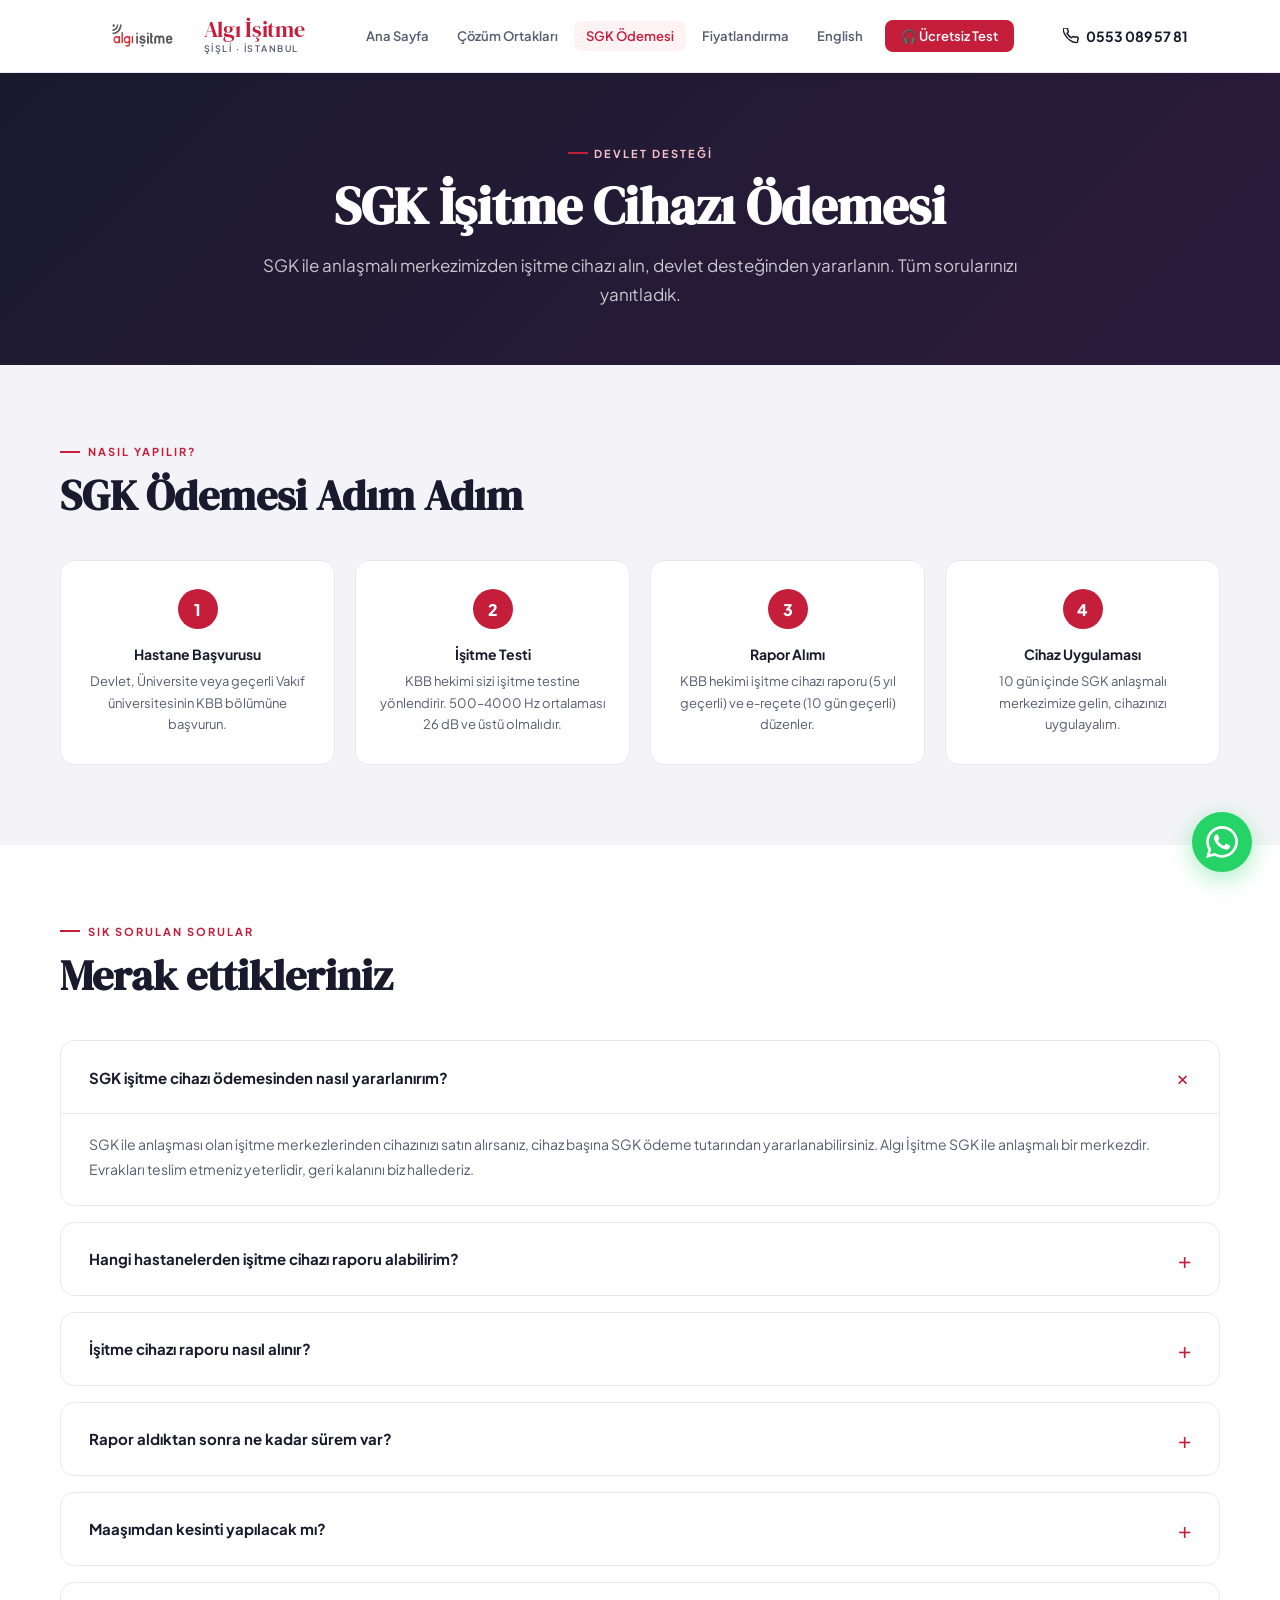
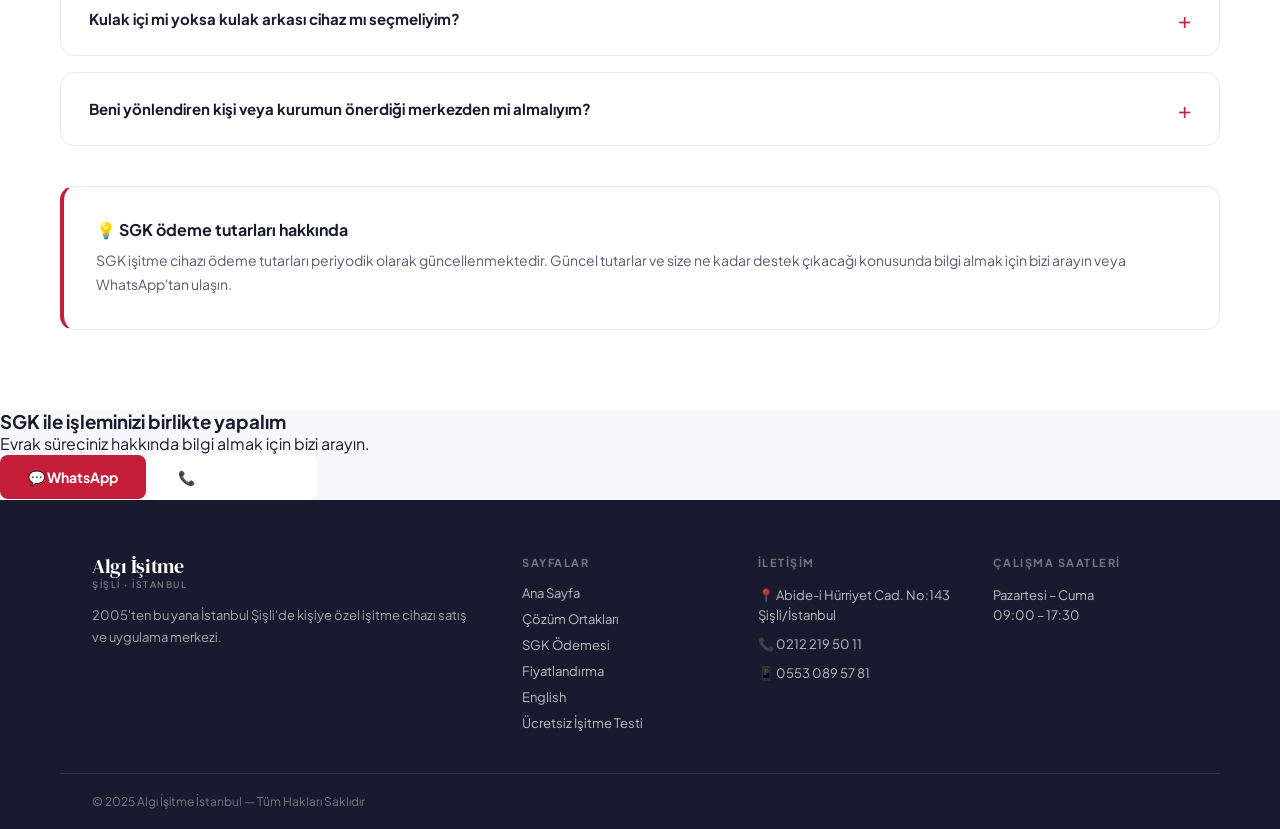
<file: sgk.html>
<!DOCTYPE html>
<html lang="tr">
<head>
<meta charset="UTF-8">
<meta name="viewport" content="width=device-width, initial-scale=1.0">
<title>SGK İşitme Cihazı Ödemesi | Algı İşitme</title>
<link rel="stylesheet" href="shared.css">
<style>
.faq-list { margin-top: 40px; display: flex; flex-direction: column; gap: 16px; }
.faq-item {
  background: var(--white);
  border-radius: var(--radius);
  border: 1px solid var(--border);
  overflow: hidden;
  transition: box-shadow .2s;
}
.faq-item:hover { box-shadow: var(--shadow-sm); }
.faq-q {
  padding: 22px 28px;
  font-size: 15px;
  font-weight: 700;
  color: var(--gray);
  cursor: pointer;
  display: flex;
  justify-content: space-between;
  align-items: center;
  gap: 16px;
  user-select: none;
}
.faq-q::after { content: '+'; font-size: 22px; color: var(--red); font-weight: 400; flex-shrink: 0; transition: transform .2s; }
.faq-item.open .faq-q::after { transform: rotate(45deg); }
.faq-a {
  display: none;
  padding: 0 28px 22px;
  font-size: 14px;
  color: var(--gray-mid);
  line-height: 1.8;
  border-top: 1px solid var(--border);
  padding-top: 18px;
}
.faq-item.open .faq-a { display: block; }

.steps-grid {
  display: grid;
  grid-template-columns: repeat(4, 1fr);
  gap: 20px;
  margin-top: 40px;
}
.step-card {
  background: var(--white);
  border-radius: var(--radius);
  padding: 28px 20px;
  border: 1px solid var(--border);
  text-align: center;
  position: relative;
}
.step-num {
  width: 40px;
  height: 40px;
  border-radius: 50%;
  background: var(--red);
  color: white;
  font-size: 16px;
  font-weight: 800;
  display: flex;
  align-items: center;
  justify-content: center;
  margin: 0 auto 16px;
}
.step-title { font-size: 14px; font-weight: 700; color: var(--gray); margin-bottom: 8px; }
.step-text { font-size: 13px; color: var(--gray-mid); line-height: 1.65; }

.info-card {
  background: var(--white);
  border-radius: var(--radius);
  padding: 32px;
  border: 1px solid var(--border);
  border-left: 4px solid var(--red);
}
.info-card h3 { font-size: 16px; font-weight: 700; color: var(--gray); margin-bottom: 8px; }
.info-card p { font-size: 14px; color: var(--gray-mid); line-height: 1.75; }

@media (max-width: 768px) {
  .steps-grid { grid-template-columns: 1fr 1fr; }
}
@media (max-width: 480px) {
  .steps-grid { grid-template-columns: 1fr; }
}
</style>
</head>
<body>
<header class="site-header">
  <div class="header-inner">
    <a href="index.html" class="logo-link">
      <img src="LOGO.png" alt="Algı İşitme" class="logo-img">
      <div><span class="logo-text">Algı İşitme</span><span class="logo-sub">Şişli · İstanbul</span></div>
    </a>
    <nav id="mainNav">
      <a href="index.html" class="nav-link">Ana Sayfa</a>
      <a href="cozum-ortaklari.html" class="nav-link">Çözüm Ortakları</a>
      <a href="sgk.html" class="nav-link active">SGK Ödemesi</a>
      <a href="fiyatlandirma.html" class="nav-link">Fiyatlandırma</a>
      <a href="english.html" class="nav-link">English</a>
      <a href="isitme-testi.html" class="nav-link nav-cta">🎧 Ücretsiz Test</a>
    </nav>
    <a href="tel:+905530895781" class="phone-header">
      <svg width="16" height="16" viewBox="0 0 24 24" fill="none" stroke="currentColor" stroke-width="2.2" stroke-linecap="round" stroke-linejoin="round"><path d="M22 16.92v3a2 2 0 01-2.18 2 19.79 19.79 0 01-8.63-3.07A19.5 19.5 0 013.07 9.8a19.79 19.79 0 01-3.07-8.67A2 2 0 012 .16h3a2 2 0 012 1.72c.127.96.361 1.903.7 2.81a2 2 0 01-.45 2.11L6.09 8a16 16 0 006.77 6.77l1.27-1.27a2 2 0 012.11-.45c.907.339 1.85.573 2.81.7A2 2 0 0122 16.92z"/></svg>
      <span>0553 089 57 81</span>
    </a>
    <button class="nav-toggle" onclick="document.getElementById('mainNav').classList.toggle('open')"><span></span><span></span><span></span></button>
  </div>
</header>

<div class="page-hero">
  <div class="page-hero-inner">
    <div class="page-badge">Devlet Desteği</div>
    <h1>SGK İşitme Cihazı Ödemesi</h1>
    <p>SGK ile anlaşmalı merkezimizden işitme cihazı alın, devlet desteğinden yararlanın. Tüm sorularınızı yanıtladık.</p>
  </div>
</div>

<section class="section section-gray">
  <div class="section-inner">
    <div class="section-label">Nasıl yapılır?</div>
    <h2 class="section-title">SGK Ödemesi Adım Adım</h2>
    <div class="steps-grid">
      <div class="step-card">
        <div class="step-num">1</div>
        <div class="step-title">Hastane Başvurusu</div>
        <div class="step-text">Devlet, Üniversite veya geçerli Vakıf üniversitesinin KBB bölümüne başvurun.</div>
      </div>
      <div class="step-card">
        <div class="step-num">2</div>
        <div class="step-title">İşitme Testi</div>
        <div class="step-text">KBB hekimi sizi işitme testine yönlendirir. 500–4000 Hz ortalaması 26 dB ve üstü olmalıdır.</div>
      </div>
      <div class="step-card">
        <div class="step-num">3</div>
        <div class="step-title">Rapor Alımı</div>
        <div class="step-text">KBB hekimi işitme cihazı raporu (5 yıl geçerli) ve e-reçete (10 gün geçerli) düzenler.</div>
      </div>
      <div class="step-card">
        <div class="step-num">4</div>
        <div class="step-title">Cihaz Uygulaması</div>
        <div class="step-text">10 gün içinde SGK anlaşmalı merkezimize gelin, cihazınızı uygulayalım.</div>
      </div>
    </div>
  </div>
</section>

<section class="section section-white">
  <div class="section-inner">
    <div class="section-label">Sık Sorulan Sorular</div>
    <h2 class="section-title">Merak ettikleriniz</h2>

    <div class="faq-list">
      <div class="faq-item open">
        <div class="faq-q" onclick="this.parentElement.classList.toggle('open')">SGK işitme cihazı ödemesinden nasıl yararlanırım?</div>
        <div class="faq-a">SGK ile anlaşması olan işitme merkezlerinden cihazınızı satın alırsanız, cihaz başına SGK ödeme tutarından yararlanabilirsiniz. Algı İşitme SGK ile anlaşmalı bir merkezdir. Evrakları teslim etmeniz yeterlidir, geri kalanını biz hallederiz.</div>
      </div>
      <div class="faq-item">
        <div class="faq-q" onclick="this.parentElement.classList.toggle('open')">Hangi hastanelerden işitme cihazı raporu alabilirim?</div>
        <div class="faq-a">Devlet, Üniversite veya geçerli bir Vakıf üniversitesinin KBB bölümüne başvurmanız gerekir. Hangi hastanelerin geçerli olduğunu öğrenmek için bizi arayabilirsiniz.</div>
      </div>
      <div class="faq-item">
        <div class="faq-q" onclick="this.parentElement.classList.toggle('open')">İşitme cihazı raporu nasıl alınır?</div>
        <div class="faq-a">KBB hekimi muayeneden sonra sizi işitme testine yönlendirir. İşitme testi sonuçlarında 500–1000–2000–4000 Hz ortalaması 26 dB ve üstü olması gerekir. Hekim değerlendirmesine göre işitme cihazı raporu yazar.</div>
      </div>
      <div class="faq-item">
        <div class="faq-q" onclick="this.parentElement.classList.toggle('open')">Rapor aldıktan sonra ne kadar sürem var?</div>
        <div class="faq-a">İşitme cihazı raporu 3 önemli evraktan oluşur: İşitme cihazı raporu (5 yıl geçerli), e-reçete (10 gün geçerli) ve işitme testi (2 ay geçerli). E-reçetenizin geçerliliğini yitirmemesi için <strong>10 gün içinde</strong> bir işitme merkezine gitmeniz gerekir.</div>
      </div>
      <div class="faq-item">
        <div class="faq-q" onclick="this.parentElement.classList.toggle('open')">Maaşımdan kesinti yapılacak mı?</div>
        <div class="faq-a">SGK, işitme cihazı başına yaptığı ödeme için çalışanların maaşından %20, emeklilerin maaşından %10 oranında kesinti yapar. Çalışanlar için bu kesinti zaten işitme merkezince düşülmüş olur. Emeklilerden %10'luk kesinti SGK'nin emekli maaş ödemesi sırasında düşülür.</div>
      </div>
      <div class="faq-item">
        <div class="faq-q" onclick="this.parentElement.classList.toggle('open')">Kulak içi mi yoksa kulak arkası cihaz mı seçmeliyim?</div>
        <div class="faq-a">KBB hekimi muayenesi sonrası birçok faktöre bağlı olarak (kulak akıntısı, kulak zarı durumu, işitme kaybı tipi vb.) cihaz tipi belirlenebilir. Belirleyici bir faktör yoksa tercihlerinizi KBB hekimiyle paylaşabilirsiniz. Algı İşitme olarak da size en uygun cihaz tipini belirlemenizde destek oluyoruz.</div>
      </div>
      <div class="faq-item">
        <div class="faq-q" onclick="this.parentElement.classList.toggle('open')">Beni yönlendiren kişi veya kurumun önerdiği merkezden mi almalıyım?</div>
        <div class="faq-a">Hayır. Şahıs ya da kurumların sizi bir işitme merkezine yönlendirmesi <strong>yasaktır</strong>. Kendi maddi çıkarlarınız ve kaliteli hizmete ulaşmanız için işitme merkezini kendiniz seçin.</div>
      </div>
    </div>

    <div style="margin-top:40px">
      <div class="info-card">
        <h3>💡 SGK ödeme tutarları hakkında</h3>
        <p>SGK işitme cihazı ödeme tutarları periyodik olarak güncellenmektedir. Güncel tutarlar ve size ne kadar destek çıkacağı konusunda bilgi almak için bizi arayın veya WhatsApp'tan ulaşın.</p>
      </div>
    </div>
  </div>
</section>

<div class="contact-band">
  <div class="contact-band-inner">
    <div>
      <h3>SGK ile işleminizi birlikte yapalım</h3>
      <p>Evrak süreciniz hakkında bilgi almak için bizi arayın.</p>
    </div>
    <div class="contact-band-actions">
      <a href="https://wa.me/905530895781" class="btn btn-primary" target="_blank">💬 WhatsApp</a>
      <a href="tel:+902122195011" class="btn btn-ghost" style="color:white;border-color:rgba(255,255,255,.3)">📞 0212 219 50 11</a>
    </div>
  </div>
</div>

<footer class="site-footer">
  <div class="footer-inner">
    <div class="footer-brand">
      <div style="margin-bottom:14px"><span class="logo-text">Algı İşitme</span><span class="logo-sub" style="color:rgba(255,255,255,.4);display:block;margin-top:2px">Şişli · İstanbul</span></div>
      <p>2005'ten bu yana İstanbul Şişli'de kişiye özel işitme cihazı satış ve uygulama merkezi.</p>
    </div>
    <div class="footer-col">
      <h4>Sayfalar</h4>
      <a href="index.html">Ana Sayfa</a>
      <a href="cozum-ortaklari.html">Çözüm Ortakları</a>
      <a href="sgk.html">SGK Ödemesi</a>
      <a href="fiyatlandirma.html">Fiyatlandırma</a>
      <a href="english.html">English</a>
      <a href="isitme-testi.html">Ücretsiz İşitme Testi</a>
    </div>
    <div class="footer-col">
      <h4>İletişim</h4>
      <div class="footer-contact">📍 Abide-i Hürriyet Cad. No:143 Şişli/İstanbul</div>
      <div class="footer-contact">📞 0212 219 50 11</div>
      <div class="footer-contact">📱 0553 089 57 81</div>
    </div>
    <div class="footer-col">
      <h4>Çalışma Saatleri</h4>
      <div class="footer-contact">Pazartesi – Cuma<br>09:00 – 17:30</div>
    </div>
  </div>
  <div class="footer-bottom"><span>© 2025 Algı İşitme İstanbul — Tüm Hakları Saklıdır</span></div>
</footer>
<a href="https://wa.me/905530895781" class="wa-float" target="_blank"><svg viewBox="0 0 24 24"><path d="M17.472 14.382c-.297-.149-1.758-.867-2.03-.967-.273-.099-.471-.148-.67.15-.197.297-.767.966-.94 1.164-.173.199-.347.223-.644.075-.297-.15-1.255-.463-2.39-1.475-.883-.788-1.48-1.761-1.653-2.059-.173-.297-.018-.458.13-.606.134-.133.298-.347.446-.52.149-.174.198-.298.298-.497.099-.198.05-.371-.025-.52-.075-.149-.669-1.612-.916-2.207-.242-.579-.487-.5-.669-.51-.173-.008-.371-.01-.57-.01-.198 0-.52.074-.792.372-.272.297-1.04 1.016-1.04 2.479 0 1.462 1.065 2.875 1.213 3.074.149.198 2.096 3.2 5.077 4.487.709.306 1.262.489 1.694.625.712.227 1.36.195 1.871.118.571-.085 1.758-.719 2.006-1.413.248-.694.248-1.289.173-1.413-.074-.124-.272-.198-.57-.347m-5.421 7.403h-.004a9.87 9.87 0 01-5.031-1.378l-.361-.214-3.741.982.998-3.648-.235-.374a9.86 9.86 0 01-1.51-5.26c.001-5.45 4.436-9.884 9.888-9.884 2.64 0 5.122 1.03 6.988 2.898a9.825 9.825 0 012.893 6.994c-.003 5.45-4.437 9.884-9.885 9.884m8.413-18.297A11.815 11.815 0 0012.05 0C5.495 0 .16 5.335.157 11.892c0 2.096.547 4.142 1.588 5.945L.057 24l6.305-1.654a11.882 11.882 0 005.683 1.448h.005c6.554 0 11.89-5.335 11.893-11.893a11.821 11.821 0 00-3.48-8.413z"/></svg></a>
<script>
document.querySelectorAll('.faq-q').forEach(q=>{
  q.addEventListener('click',()=>q.parentElement.classList.toggle('open'));
});
</script>
</body>
</html>
</file>
<file: shared.css>
/* ═══════════════════════════════════════════
   ALGI İŞİTME — SHARED STYLES
   ═══════════════════════════════════════════ */
@import url('https://fonts.googleapis.com/css2?family=Plus+Jakarta+Sans:wght@400;500;600;700;800&family=DM+Serif+Display:ital@0;1&display=swap');

:root {
  --red: #C41E3A;
  --red-dark: #9e1830;
  --red-light: #fdf2f4;
  --red-mid: #f5c2ca;
  --gray: #1a1a2e;
  --gray-mid: #5a5a72;
  --gray-light: #f4f4f8;
  --border: #e8e8f0;
  --white: #ffffff;
  --success: #0a7c4e;
  --success-light: #ecfaf4;
  --warning: #b45309;
  --warning-light: #fffbeb;
  --shadow-sm: 0 2px 8px rgba(26,26,46,.06);
  --shadow-md: 0 4px 24px rgba(26,26,46,.10);
  --shadow-lg: 0 12px 48px rgba(26,26,46,.14);
  --radius: 14px;
  --radius-sm: 8px;
}

*, *::before, *::after { margin: 0; padding: 0; box-sizing: border-box; }

html { scroll-behavior: smooth; }

body {
  font-family: 'Plus Jakarta Sans', sans-serif;
  background: #f8f8fc;
  color: var(--gray);
  min-height: 100vh;
  display: flex;
  flex-direction: column;
  -webkit-font-smoothing: antialiased;
}

/* ── HEADER ── */
.site-header {
  background: var(--white);
  border-bottom: 1px solid var(--border);
  position: sticky;
  top: 0;
  z-index: 200;
  box-shadow: var(--shadow-sm);
}
.header-inner {
  max-width: 1160px;
  margin: 0 auto;
  padding: 0 32px;
  height: 72px;
  display: flex;
  align-items: center;
  justify-content: space-between;
  gap: 24px;
}
.logo-link {
  display: flex;
  align-items: center;
  gap: 12px;
  text-decoration: none;
  flex-shrink: 0;
}
.logo-img {
  height: 48px;
  object-fit: contain;
}
.logo-text {
  font-family: 'DM Serif Display', serif;
  font-size: 22px;
  color: var(--red);
  letter-spacing: -.3px;
  line-height: 1;
}
.logo-sub {
  font-size: 9px;
  font-weight: 600;
  letter-spacing: 1.5px;
  text-transform: uppercase;
  color: var(--gray-mid);
  display: block;
  margin-top: 2px;
}

nav { display: flex; align-items: center; gap: 4px; }
.nav-link {
  font-size: 13px;
  font-weight: 600;
  color: var(--gray-mid);
  text-decoration: none;
  padding: 7px 12px;
  border-radius: var(--radius-sm);
  transition: all .18s;
  white-space: nowrap;
}
.nav-link:hover { color: var(--red); background: var(--red-light); }
.nav-link.active { color: var(--red); background: var(--red-light); }
.nav-link.nav-cta {
  background: var(--red);
  color: var(--white);
  padding: 8px 16px;
  margin-left: 6px;
}
.nav-link.nav-cta:hover { background: var(--red-dark); transform: translateY(-1px); box-shadow: 0 4px 16px rgba(196,30,58,.3); }

/* Mobile nav toggle */
.nav-toggle { display: none; background: none; border: none; cursor: pointer; padding: 4px; }
.nav-toggle span {
  display: block; width: 24px; height: 2px; background: var(--gray);
  margin: 5px 0; border-radius: 2px; transition: all .2s;
}

.phone-header {
  display: flex;
  align-items: center;
  gap: 7px;
  font-size: 14px;
  font-weight: 700;
  color: var(--gray);
  text-decoration: none;
  white-space: nowrap;
}
.phone-header:hover { color: var(--red); }

/* ── FOOTER ── */
.site-footer {
  background: var(--gray);
  color: rgba(255,255,255,.75);
  margin-top: auto;
}
.footer-inner {
  max-width: 1160px;
  margin: 0 auto;
  padding: 56px 32px 32px;
  display: grid;
  grid-template-columns: 2fr 1fr 1fr 1fr;
  gap: 40px;
}
.footer-brand .logo-text { color: #fff; font-size: 20px; }
.footer-brand .logo-sub { color: rgba(255,255,255,.5); }
.footer-brand p { font-size: 13px; line-height: 1.7; margin-top: 14px; color: rgba(255,255,255,.6); }
.footer-col h4 { font-size: 11px; font-weight: 700; letter-spacing: 1.5px; text-transform: uppercase; color: rgba(255,255,255,.4); margin-bottom: 16px; }
.footer-col a {
  display: block; font-size: 13px; color: rgba(255,255,255,.7);
  text-decoration: none; margin-bottom: 10px; transition: color .15s;
}
.footer-col a:hover { color: #fff; }
.footer-col .footer-contact { font-size: 13px; color: rgba(255,255,255,.7); margin-bottom: 8px; line-height: 1.6; }
.footer-bottom {
  max-width: 1160px;
  margin: 0 auto;
  padding: 20px 32px;
  border-top: 1px solid rgba(255,255,255,.1);
  display: flex;
  justify-content: space-between;
  align-items: center;
  font-size: 12px;
  color: rgba(255,255,255,.4);
  flex-wrap: wrap;
  gap: 8px;
}

/* ── BUTTONS ── */
.btn {
  display: inline-flex;
  align-items: center;
  gap: 8px;
  padding: 13px 28px;
  border-radius: var(--radius-sm);
  font-family: 'Plus Jakarta Sans', sans-serif;
  font-size: 14px;
  font-weight: 700;
  cursor: pointer;
  border: none;
  text-decoration: none;
  transition: all .2s;
  white-space: nowrap;
}
.btn-primary { background: var(--red); color: var(--white); }
.btn-primary:hover { background: var(--red-dark); transform: translateY(-2px); box-shadow: 0 8px 24px rgba(196,30,58,.3); }
.btn-outline { background: transparent; color: var(--red); border: 2px solid var(--red); }
.btn-outline:hover { background: var(--red); color: var(--white); }
.btn-ghost { background: var(--white); color: var(--gray); border: 1.5px solid var(--border); }
.btn-ghost:hover { border-color: var(--red); color: var(--red); }
.btn-lg { padding: 16px 36px; font-size: 16px; }
.btn-sm { padding: 9px 18px; font-size: 13px; }

/* ── PAGE HEADER ── */
.page-hero {
  background: linear-gradient(135deg, var(--gray) 0%, #2d1b3d 100%);
  color: white;
  padding: 64px 32px 56px;
  text-align: center;
}
.page-hero-inner { max-width: 760px; margin: 0 auto; }
.page-badge {
  display: inline-flex;
  align-items: center;
  gap: 6px;
  font-size: 11px;
  font-weight: 700;
  letter-spacing: 2px;
  text-transform: uppercase;
  color: var(--red-mid);
  margin-bottom: 16px;
}
.page-badge::before { content: ''; display: block; width: 20px; height: 2px; background: var(--red); }
.page-hero h1 {
  font-family: 'DM Serif Display', serif;
  font-size: clamp(32px, 5vw, 52px);
  line-height: 1.15;
  margin-bottom: 16px;
}
.page-hero p { font-size: 17px; color: rgba(255,255,255,.75); line-height: 1.7; }

/* ── SECTION ── */
.section { padding: 80px 32px; }
.section-inner { max-width: 1160px; margin: 0 auto; }
.section-sm { padding: 48px 32px; }
.section-gray { background: var(--gray-light); }
.section-white { background: var(--white); }

.section-label {
  font-size: 11px;
  font-weight: 700;
  letter-spacing: 2px;
  text-transform: uppercase;
  color: var(--red);
  margin-bottom: 12px;
  display: flex;
  align-items: center;
  gap: 8px;
}
.section-label::before { content: ''; display: block; width: 20px; height: 2px; background: var(--red); }
.section-title {
  font-family: 'DM Serif Display', serif;
  font-size: clamp(28px, 4vw, 42px);
  line-height: 1.2;
  color: var(--gray);
  margin-bottom: 16px;
}
.section-lead { font-size: 17px; color: var(--gray-mid); line-height: 1.75; max-width: 640px; }

/* ── CARDS ── */
.card {
  background: var(--white);
  border-radius: var(--radius);
  padding: 32px;
  box-shadow: var(--shadow-sm);
  border: 1px solid var(--border);
  transition: all .22s;
}
.card:hover { box-shadow: var(--shadow-md); transform: translateY(-3px); }

/* ── WHATSAPP FLOAT ── */
.wa-float {
  position: fixed;
  bottom: 28px;
  right: 28px;
  width: 60px;
  height: 60px;
  border-radius: 50%;
  background: #25D366;
  display: flex;
  align-items: center;
  justify-content: center;
  box-shadow: 0 6px 24px rgba(37,211,102,.4);
  z-index: 999;
  transition: all .2s;
  text-decoration: none;
}
.wa-float:hover { transform: scale(1.1); box-shadow: 0 10px 32px rgba(37,211,102,.5); }
.wa-float svg { width: 32px; height: 32px; fill: white; }

/* ── RESPONSIVE ── */
@media (max-width: 900px) {
  .footer-inner { grid-template-columns: 1fr 1fr; }
}
@media (max-width: 640px) {
  .header-inner { padding: 0 20px; }
  nav { display: none; }
  nav.open { display: flex; flex-direction: column; position: absolute; top: 72px; left: 0; right: 0; background: white; padding: 16px; border-bottom: 1px solid var(--border); box-shadow: var(--shadow-md); }
  .nav-toggle { display: block; }
  .phone-header span { display: none; }
  .section { padding: 56px 20px; }
  .footer-inner { grid-template-columns: 1fr; padding: 40px 20px 20px; }
  .footer-bottom { padding: 16px 20px; }
  .page-hero { padding: 48px 20px 40px; }
}
</file>
